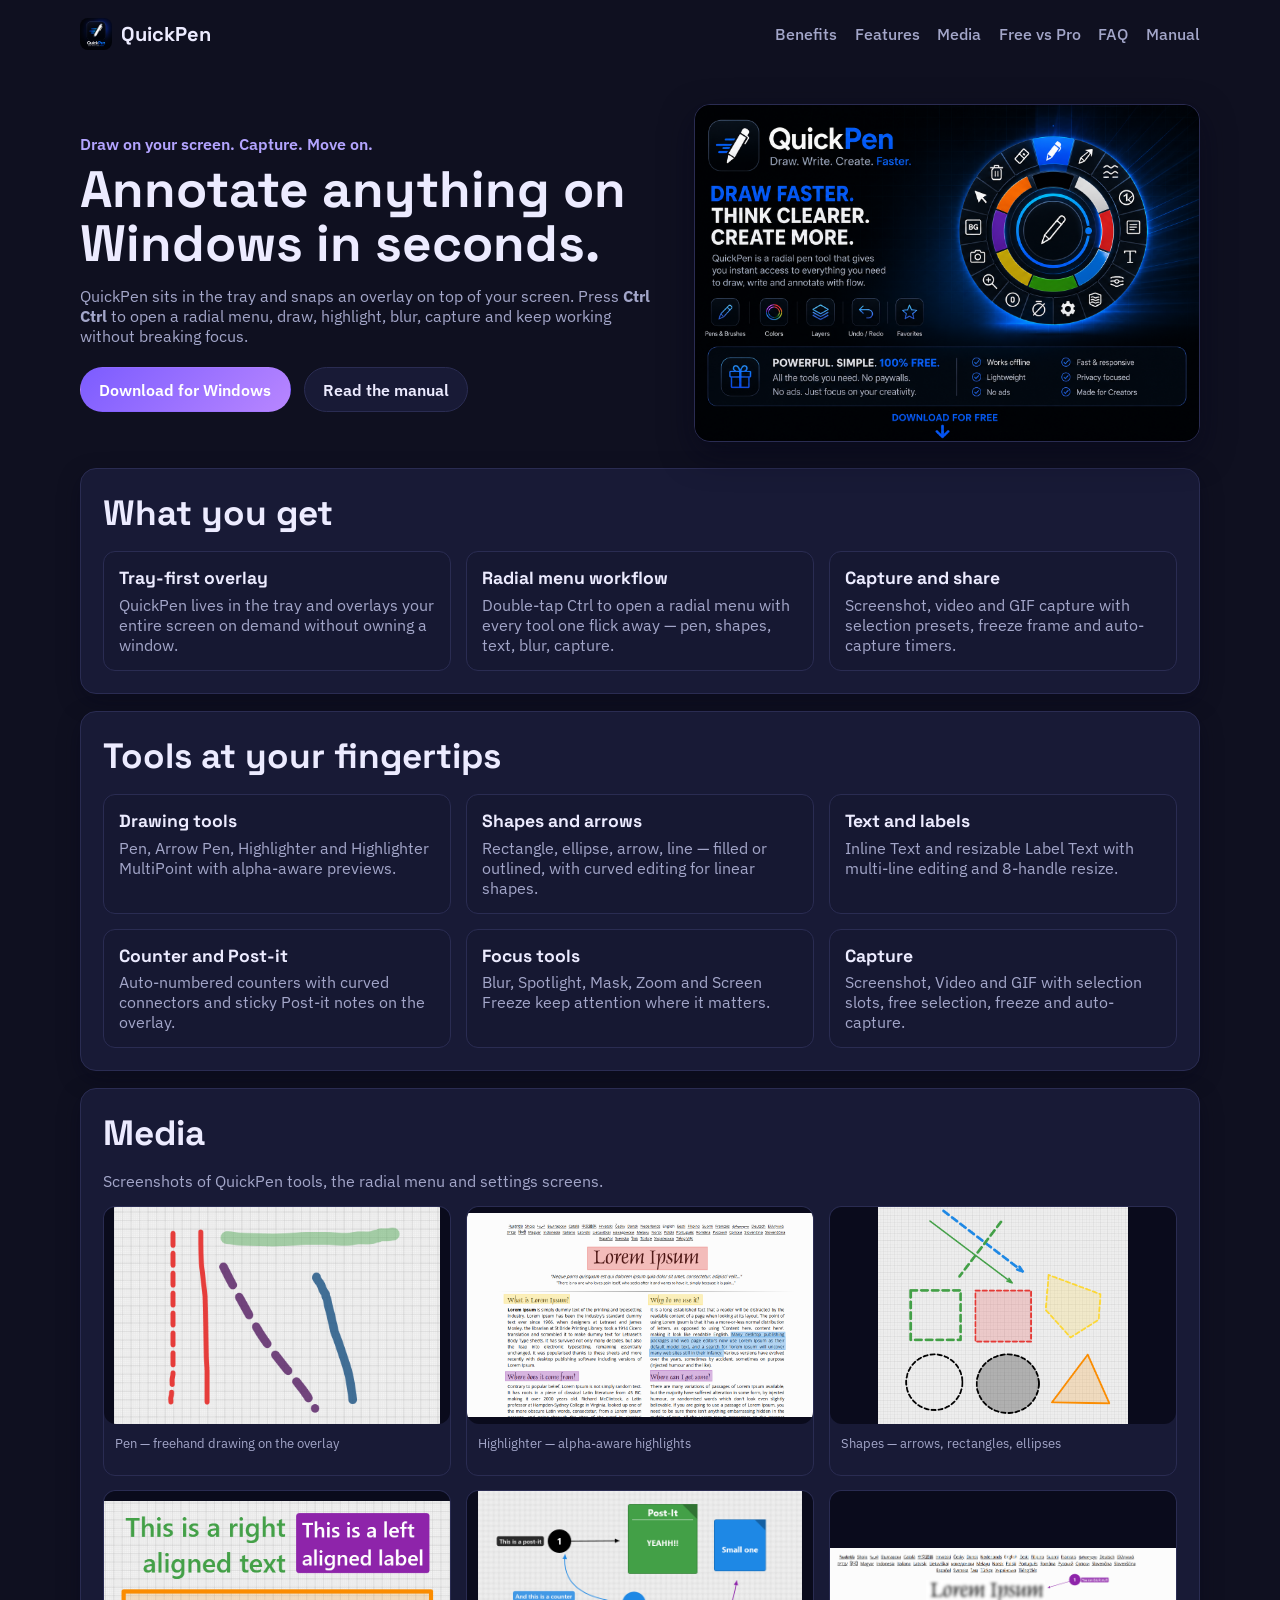
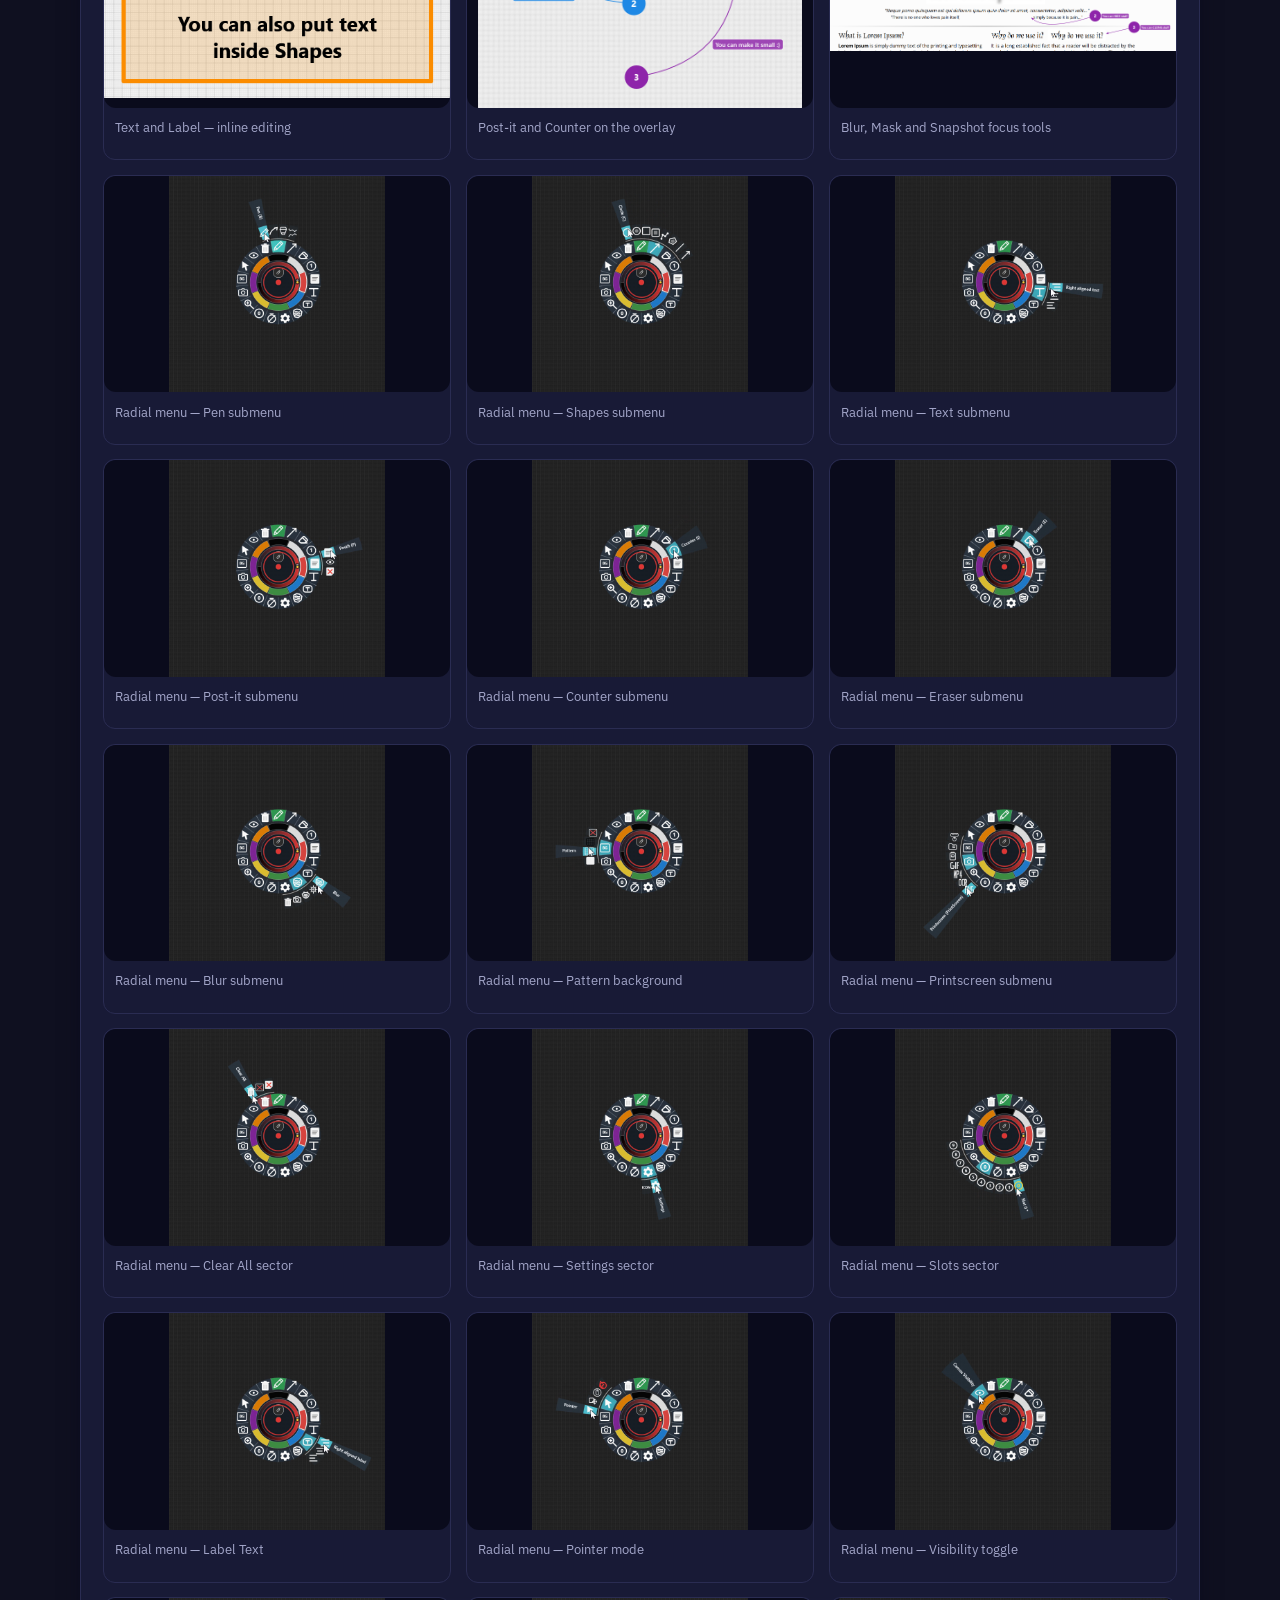
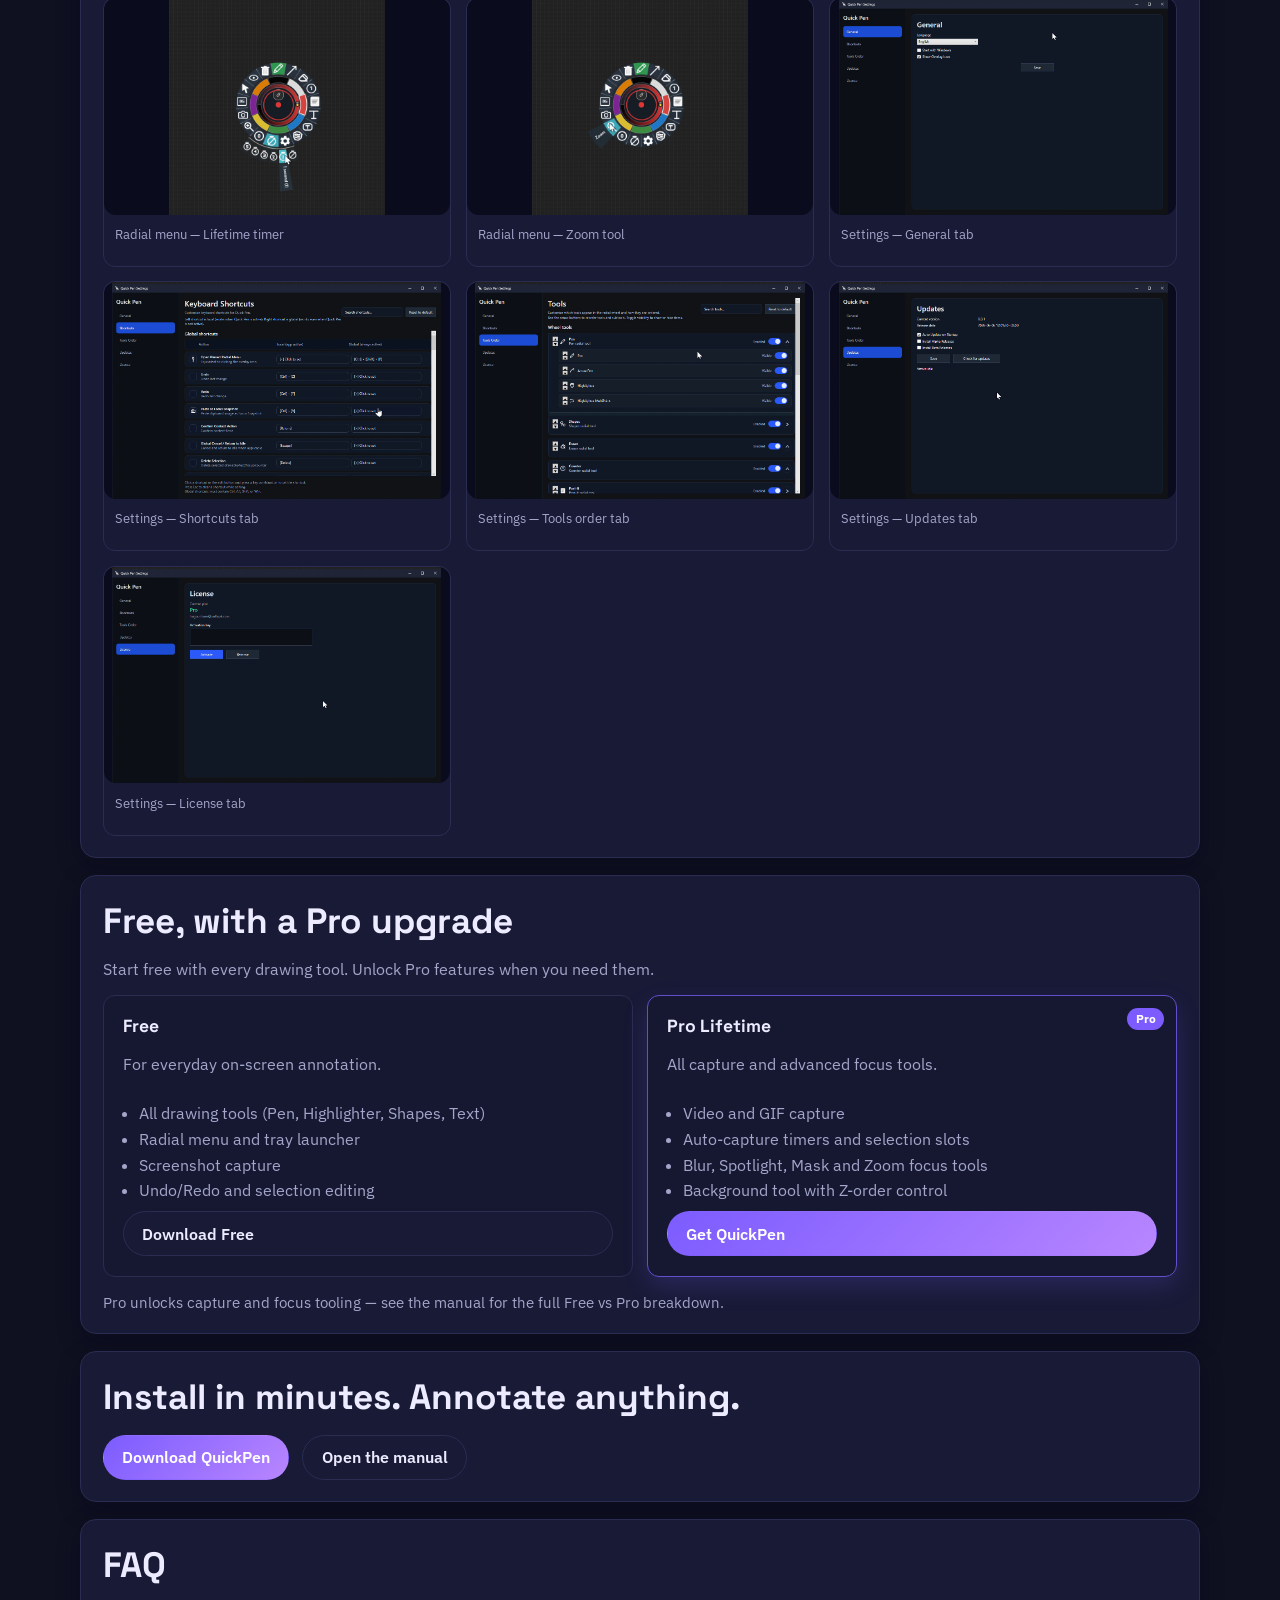
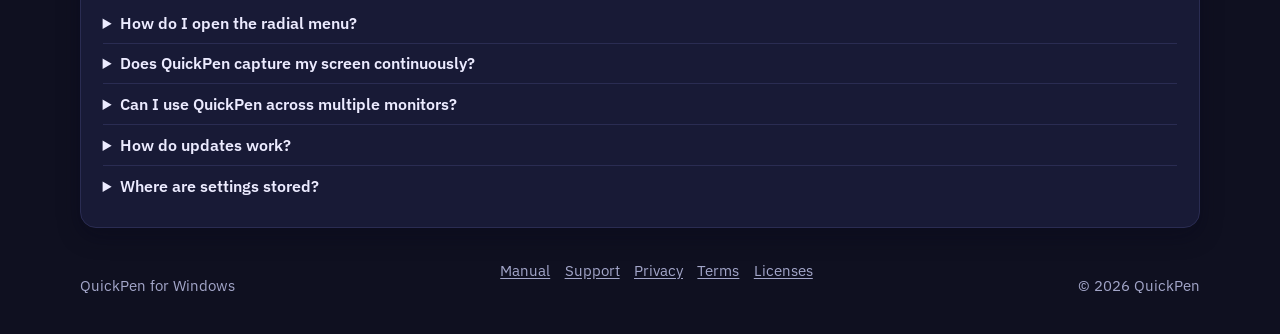
<file: index.html>
<!doctype html>
<html lang="en">
<head>
  <meta charset="UTF-8">
  <meta name="viewport" content="width=device-width, initial-scale=1.0">
  <title>QuickPen | On-screen drawing and annotation for Windows</title>
  <meta name="description" content="QuickPen is a lightweight Windows overlay app for drawing, highlighting, annotating, and capturing the screen with a radial menu and tray-first workflow.">
  <link rel="preconnect" href="https://fonts.googleapis.com">
  <link rel="preconnect" href="https://fonts.gstatic.com" crossorigin>
  <link href="https://fonts.googleapis.com/css2?family=Space+Grotesk:wght@500;700&family=IBM+Plex+Sans:wght@400;500;600&display=swap" rel="stylesheet">
  <link rel="icon" type="image/svg+xml" href="assets/favicon/favicon.svg">
  <link rel="stylesheet" href="assets/styles/main.css">
</head>
<body>
  <header class="topbar container">
    <a class="brand" href="#top">
      <img class="brand-icon" src="assets/images/main_icon.png" alt="">
      <span>QuickPen</span>
    </a>
    <div class="topbar-right">
      <nav>
        <a href="#benefits">Benefits</a>
        <a href="#features">Features</a>
        <a href="#media">Media</a>
        <a href="#plans">Free vs Pro</a>
        <a href="#faq">FAQ</a>
        <a href="manual.html">Manual</a>
      </nav>
    </div>
  </header>

  <main id="top">
    <section class="hero container">
      <div class="hero-copy">
        <p class="eyebrow">Draw on your screen. Capture. Move on.</p>
        <h1>Annotate anything on Windows in seconds.</h1>
        <p class="sub">QuickPen sits in the tray and snaps an overlay on top of your screen. Press <strong>Ctrl Ctrl</strong> to open a radial menu, draw, highlight, blur, capture and keep working without breaking focus.</p>
        <div class="cta-row">
          <a class="btn btn-primary" href="https://github.com/hugouchoasborges/quick-pen-releases/releases/latest/download/QuickPen-Setup.zip" data-latest-download>Download for Windows</a>
          <a class="btn btn-secondary" href="manual.html">Read the manual</a>
        </div>
      </div>
      <div class="hero-visual">
        <img class="hero-banner" src="assets/images/main_banner.png" alt="QuickPen drawing and capture overlay on a Windows desktop">
      </div>
    </section>

    <section id="benefits" class="benefits container">
      <h2>What you get</h2>
      <div class="grid-3">
        <article>
          <h3>Tray-first overlay</h3>
          <p>QuickPen lives in the tray and overlays your entire screen on demand without owning a window.</p>
        </article>
        <article>
          <h3>Radial menu workflow</h3>
          <p>Double-tap Ctrl to open a radial menu with every tool one flick away — pen, shapes, text, blur, capture.</p>
        </article>
        <article>
          <h3>Capture and share</h3>
          <p>Screenshot, video and GIF capture with selection presets, freeze frame and auto-capture timers.</p>
        </article>
      </div>
    </section>

    <section id="features" class="features container">
      <h2>Tools at your fingertips</h2>
      <div class="grid-3">
        <article>
          <h3>Drawing tools</h3>
          <p>Pen, Arrow Pen, Highlighter and Highlighter MultiPoint with alpha-aware previews.</p>
        </article>
        <article>
          <h3>Shapes and arrows</h3>
          <p>Rectangle, ellipse, arrow, line — filled or outlined, with curved editing for linear shapes.</p>
        </article>
        <article>
          <h3>Text and labels</h3>
          <p>Inline Text and resizable Label Text with multi-line editing and 8-handle resize.</p>
        </article>
        <article>
          <h3>Counter and Post-it</h3>
          <p>Auto-numbered counters with curved connectors and sticky Post-it notes on the overlay.</p>
        </article>
        <article>
          <h3>Focus tools</h3>
          <p>Blur, Spotlight, Mask, Zoom and Screen Freeze keep attention where it matters.</p>
        </article>
        <article>
          <h3>Capture</h3>
          <p>Screenshot, Video and GIF with selection slots, free selection, freeze and auto-capture.</p>
        </article>
      </div>
    </section>

    <section id="media" class="media container">
      <h2>Media</h2>
      <p>Screenshots of QuickPen tools, the radial menu and settings screens.</p>
      <div class="media-gallery-grid" data-media-grid></div>
      <div class="media-lightbox" data-media-lightbox hidden>
        <button class="media-lightbox-close" data-media-close type="button">Close</button>
        <button class="media-lightbox-nav media-lightbox-prev" data-media-prev type="button">Prev</button>
        <div class="media-lightbox-content" data-media-viewer></div>
        <button class="media-lightbox-nav media-lightbox-next" data-media-next type="button">Next</button>
      </div>
    </section>

    <section id="plans" class="plans container">
      <h2>Free, with a Pro upgrade</h2>
      <p class="plans-sub">Start free with every drawing tool. Unlock Pro features when you need them.</p>
      <div class="pricing-grid">
        <article class="pricing-card">
          <h3>Free</h3>
          <p class="pricing-desc">For everyday on-screen annotation.</p>
          <ul class="pricing-list">
            <li>All drawing tools (Pen, Highlighter, Shapes, Text)</li>
            <li>Radial menu and tray launcher</li>
            <li>Screenshot capture</li>
            <li>Undo/Redo and selection editing</li>
          </ul>
          <a class="btn btn-secondary" href="https://github.com/hugouchoasborges/quick-pen-releases/releases/latest/download/QuickPen-Setup.zip" data-latest-download>Download Free</a>
        </article>
        <article class="pricing-card pricing-card-featured">
          <span class="plan-badge">Pro</span>
          <h3>Pro Lifetime</h3>
          <p class="pricing-desc">All capture and advanced focus tools.</p>
          <ul class="pricing-list">
            <li>Video and GIF capture</li>
            <li>Auto-capture timers and selection slots</li>
            <li>Blur, Spotlight, Mask and Zoom focus tools</li>
            <li>Background tool with Z-order control</li>
          </ul>
          <a class="btn btn-primary" href="https://quicklabs.gumroad.com/l/quick-pen-pro" target="_blank" rel="noreferrer">Get QuickPen</a>
        </article>
      </div>
      <p class="plans-note">Pro unlocks capture and focus tooling — see the manual for the full Free vs Pro breakdown.</p>
    </section>

    <section class="cta container">
      <h2>Install in minutes. Annotate anything.</h2>
      <div class="cta-row">
        <a class="btn btn-primary" href="https://github.com/hugouchoasborges/quick-pen-releases/releases/latest/download/QuickPen-Setup.zip" data-latest-download>Download QuickPen</a>
        <a class="btn btn-secondary" href="manual.html">Open the manual</a>
      </div>
    </section>

    <section id="faq" class="faq container">
      <h2>FAQ</h2>
      <details><summary>How do I open the radial menu?</summary><p>Press <code>Ctrl</code> twice — on the second press, hold for a brief moment. The radial menu opens at the cursor with every tool reachable in one flick.</p></details>
      <details><summary>Does QuickPen capture my screen continuously?</summary><p>No. Capture only happens when you explicitly start a screenshot, video or GIF session. QuickPen does not collect data in the background.</p></details>
      <details><summary>Can I use QuickPen across multiple monitors?</summary><p>Yes. The overlay, side launcher and capture selection are monitor-aware, with per-monitor position memory and DPI-aware sizing.</p></details>
      <details><summary>How do updates work?</summary><p>QuickPen checks the release manifest from <code>quick-pen-releases</code> and offers to download and install the latest version.</p></details>
      <details><summary>Where are settings stored?</summary><p>User preferences are stored locally per Windows user. Nothing is uploaded.</p></details>
    </section>
  </main>

  <footer class="container footer">
    <p>QuickPen for Windows</p>
    <nav class="footer-links" aria-label="Institutional links">
      <a href="manual.html">Manual</a>
      <a href="support.html">Support</a>
      <a href="privacy.html">Privacy</a>
      <a href="terms.html">Terms</a>
      <a href="third-party.html">Licenses</a>
    </nav>
    <p>&copy; <span id="year"></span> QuickPen</p>
  </footer>

  <script src="assets/scripts/main.js"></script>
</body>
</html>
</file>
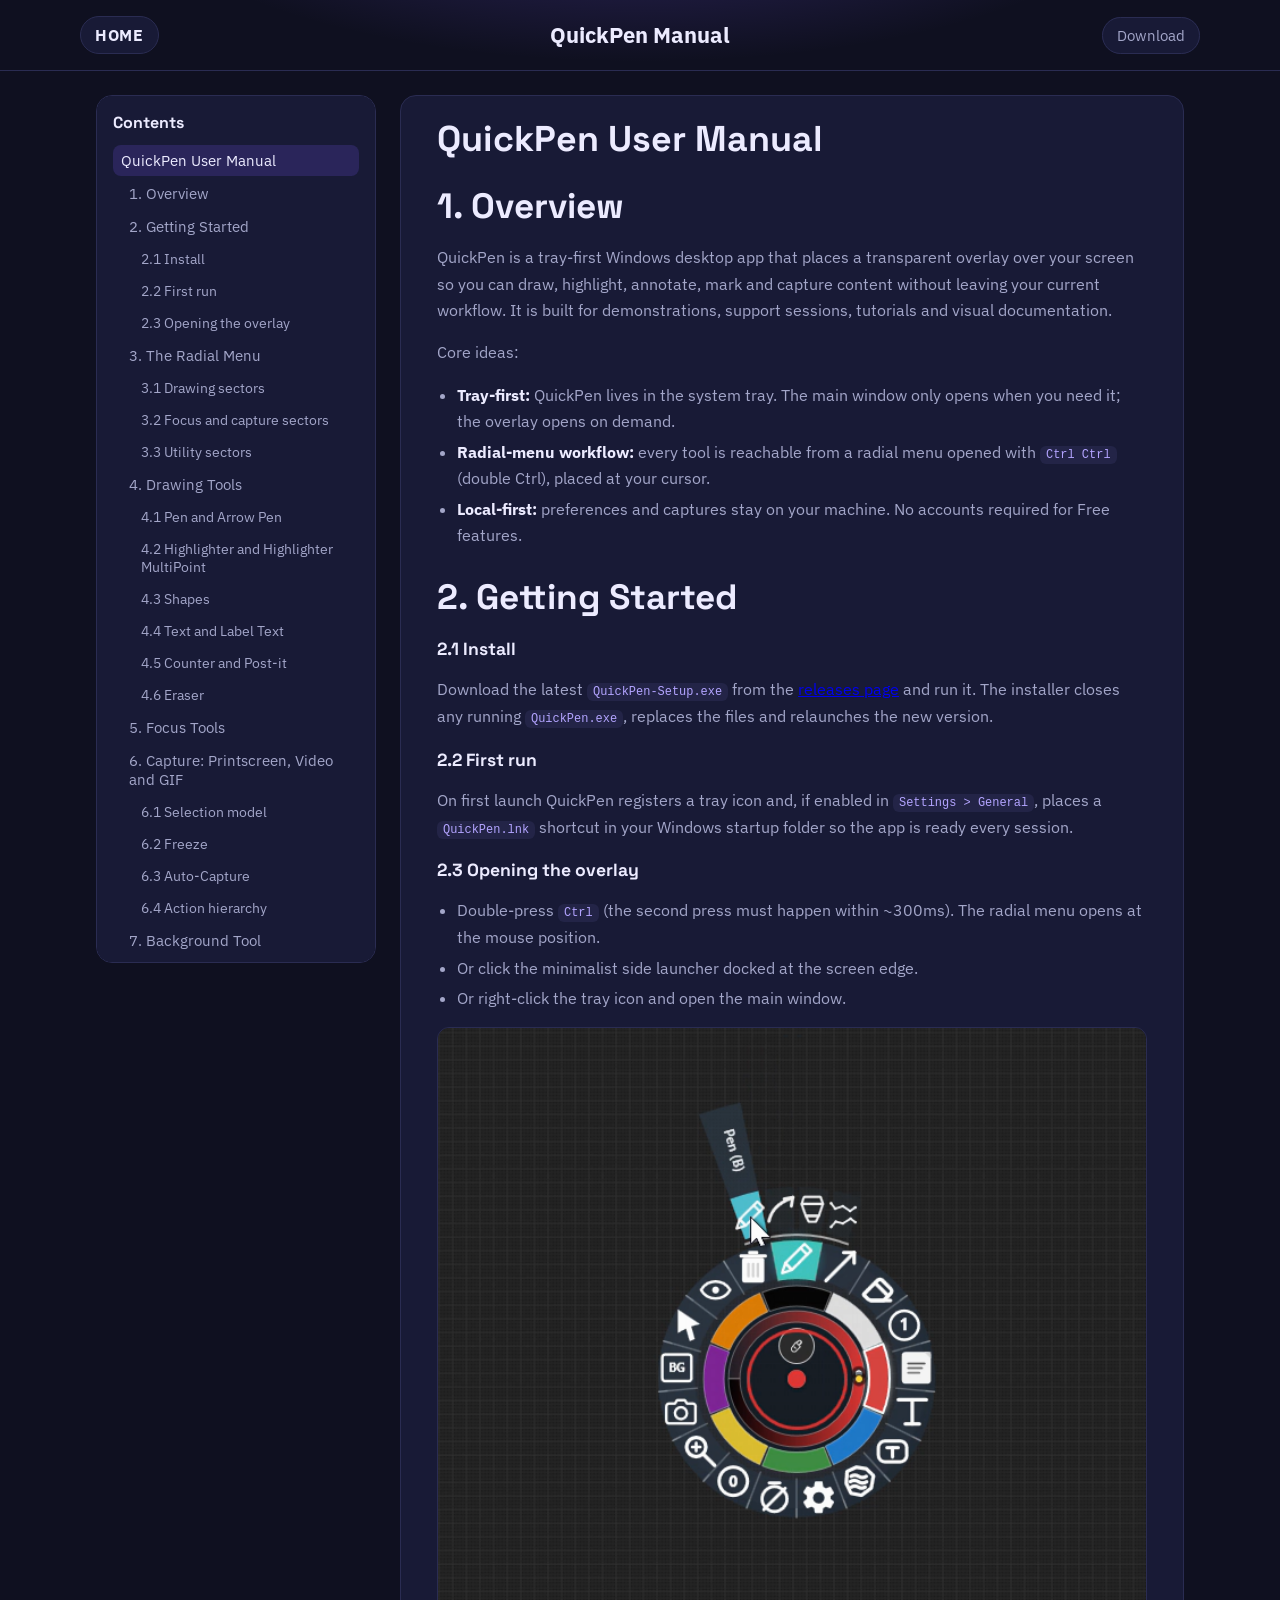
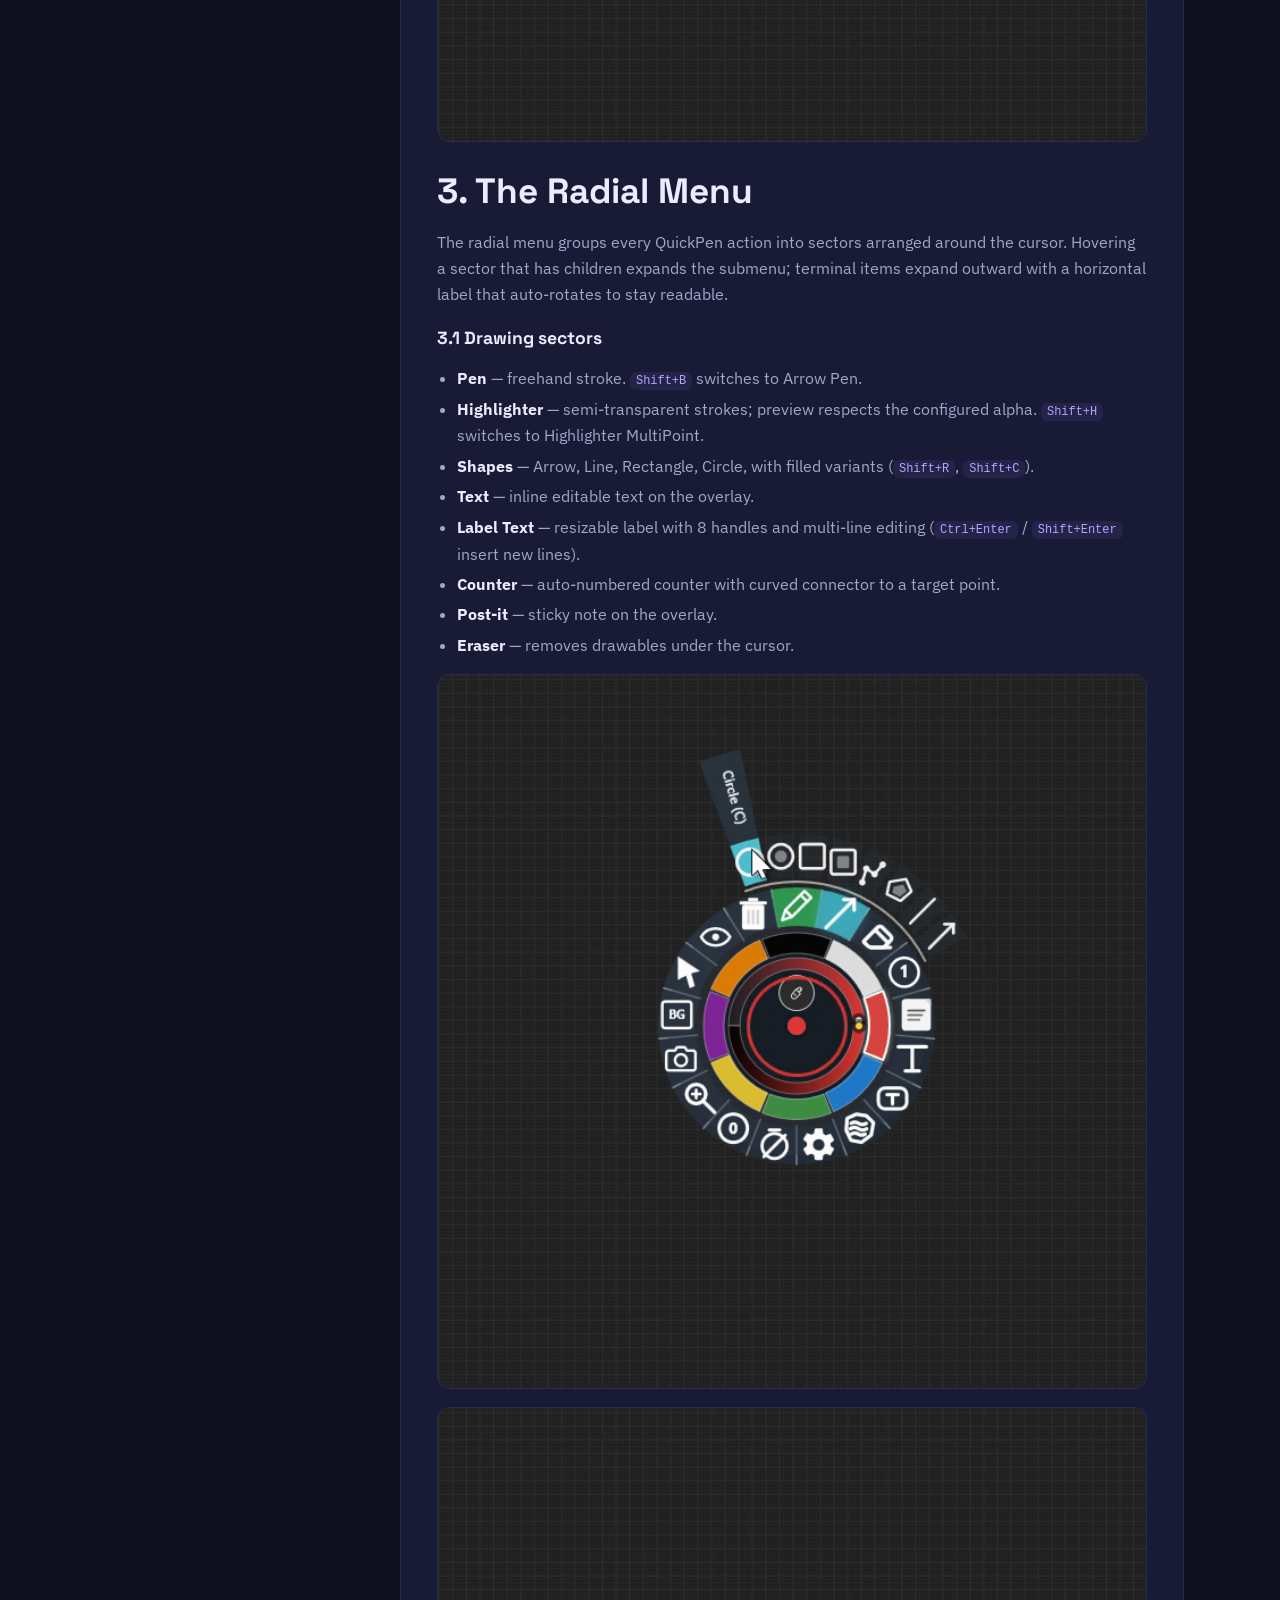
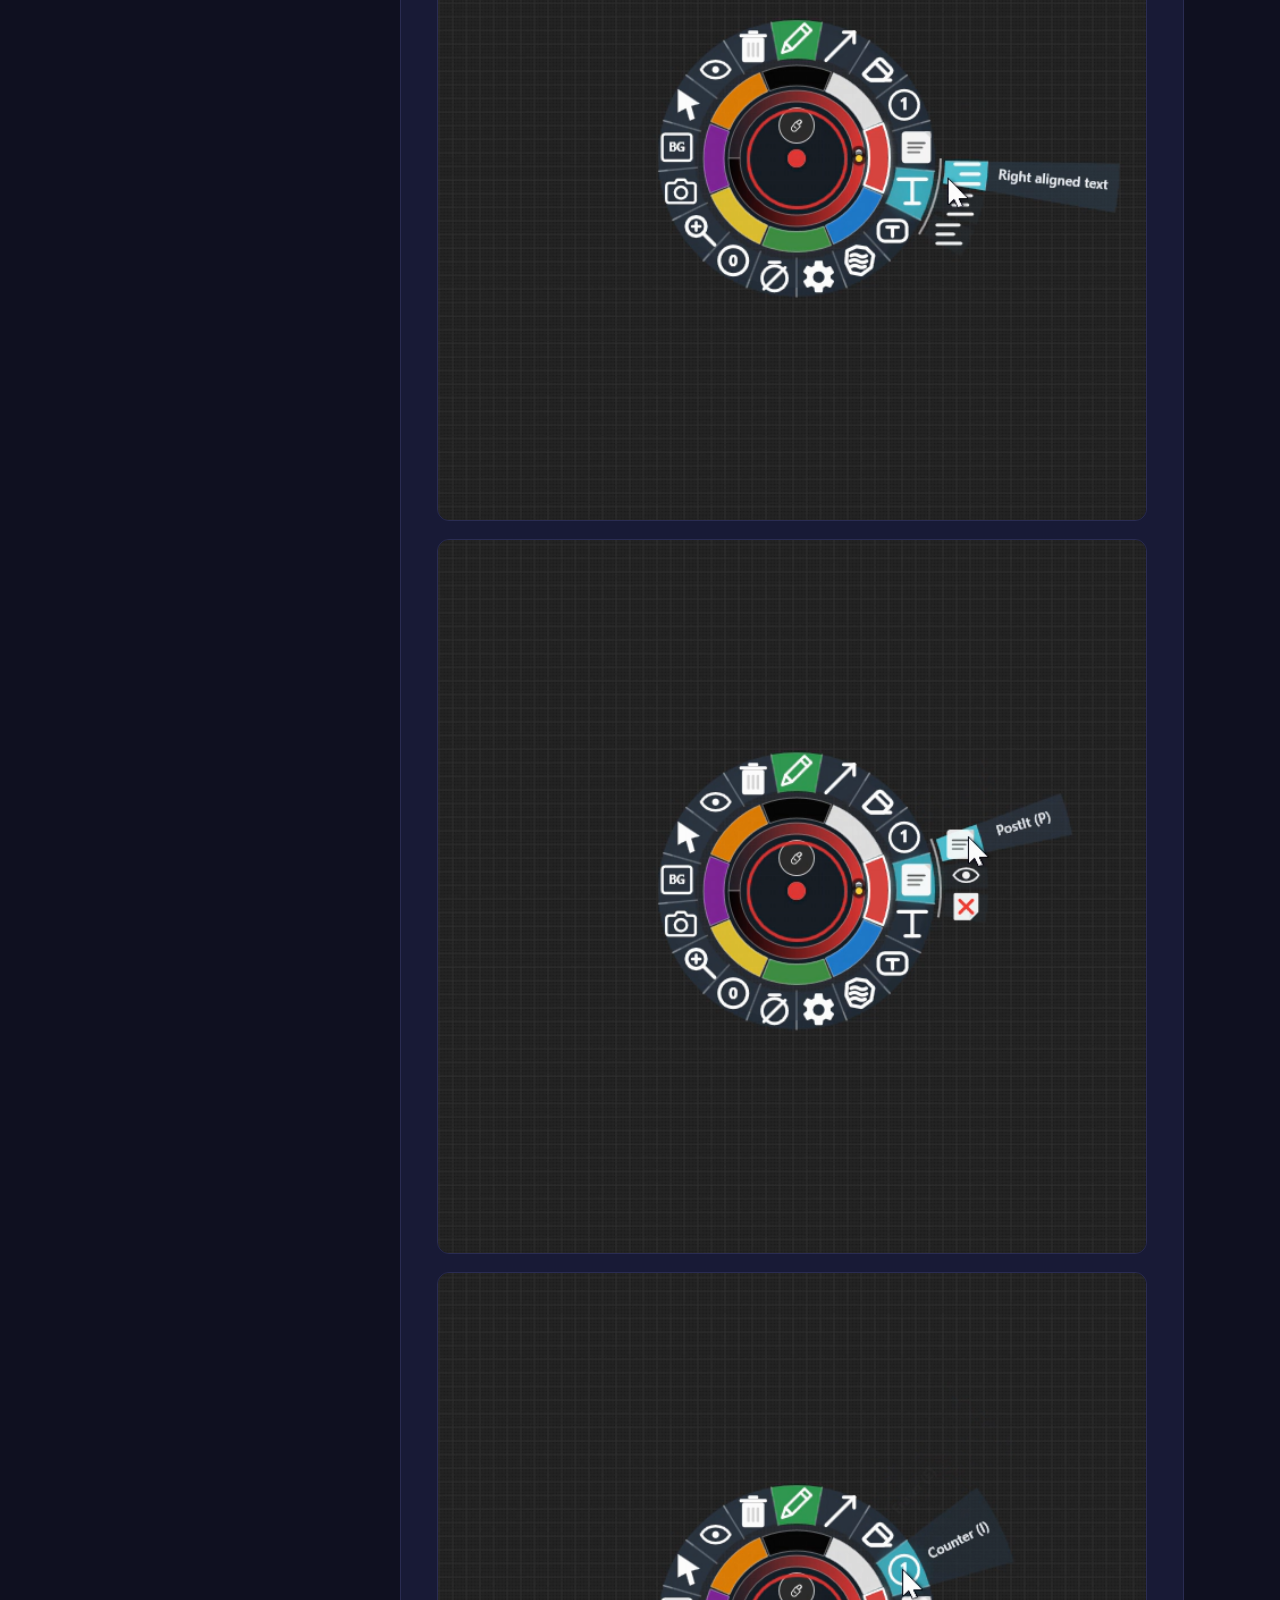
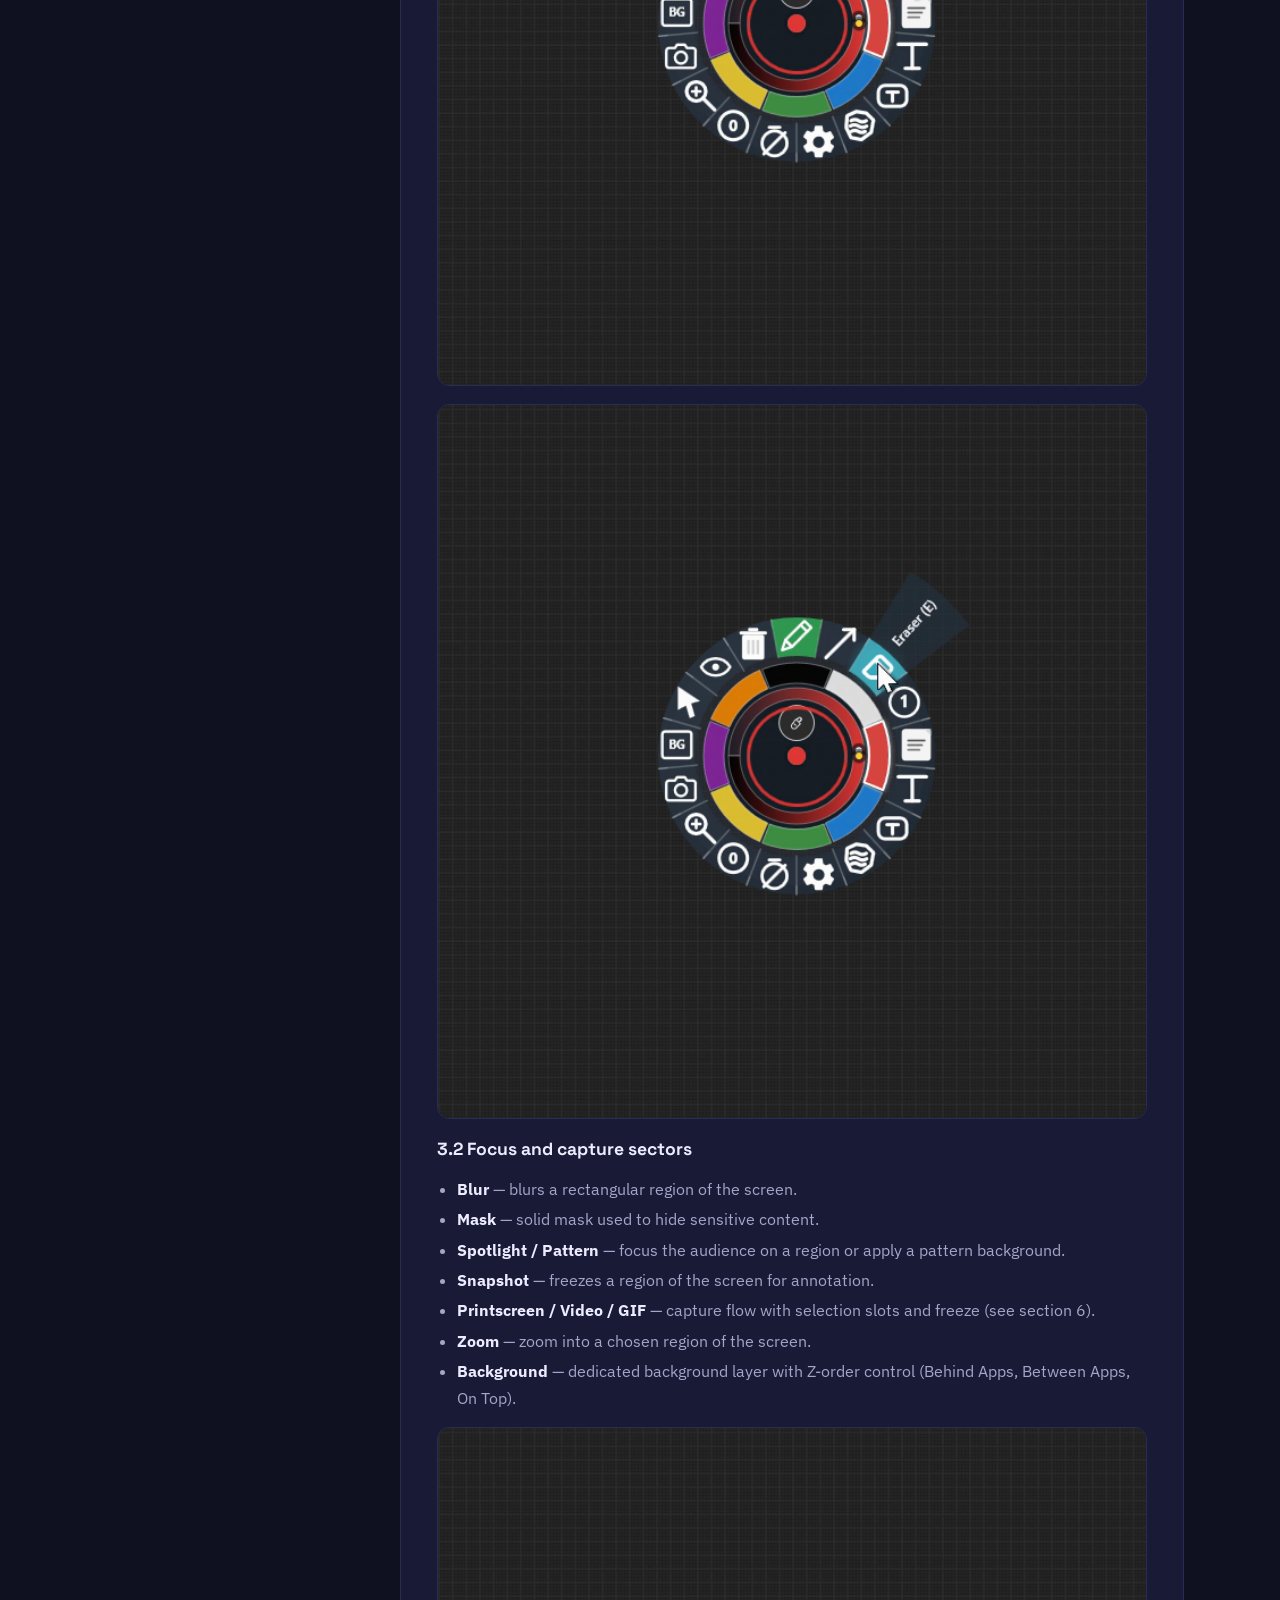
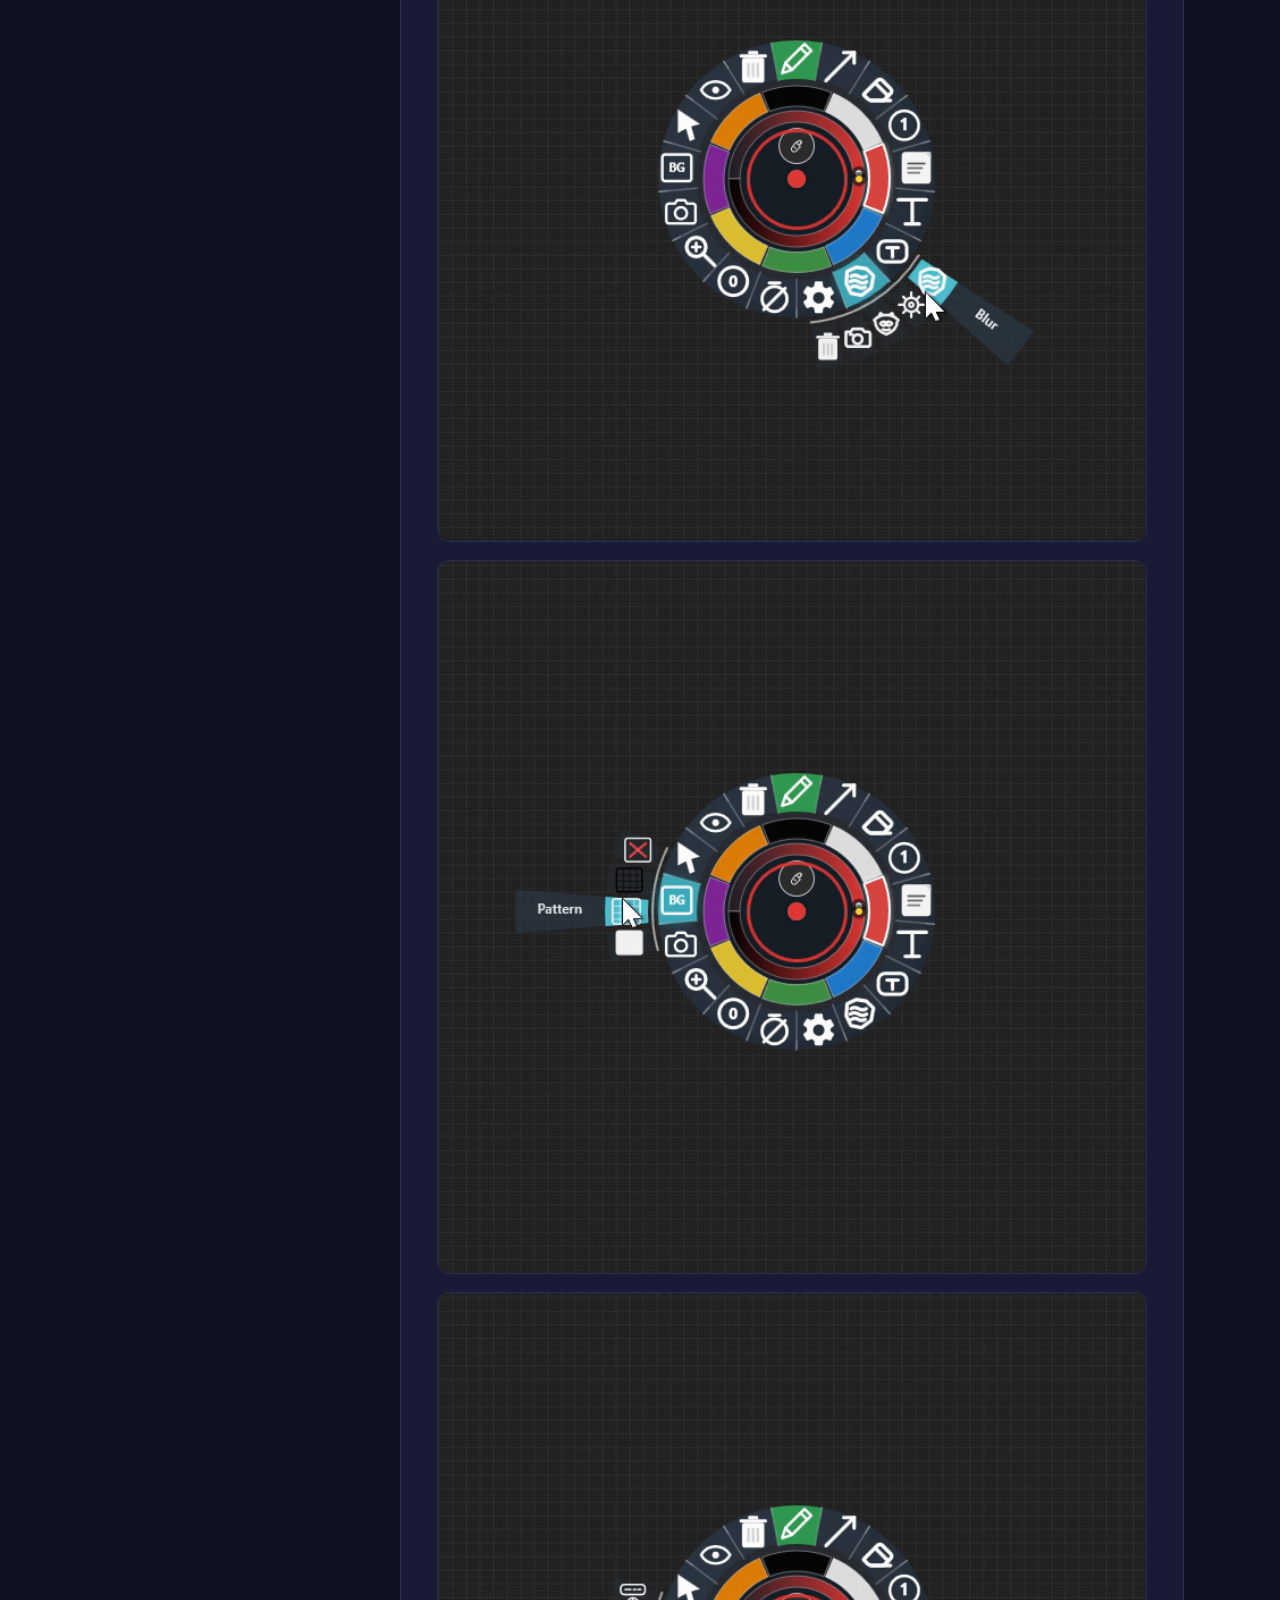
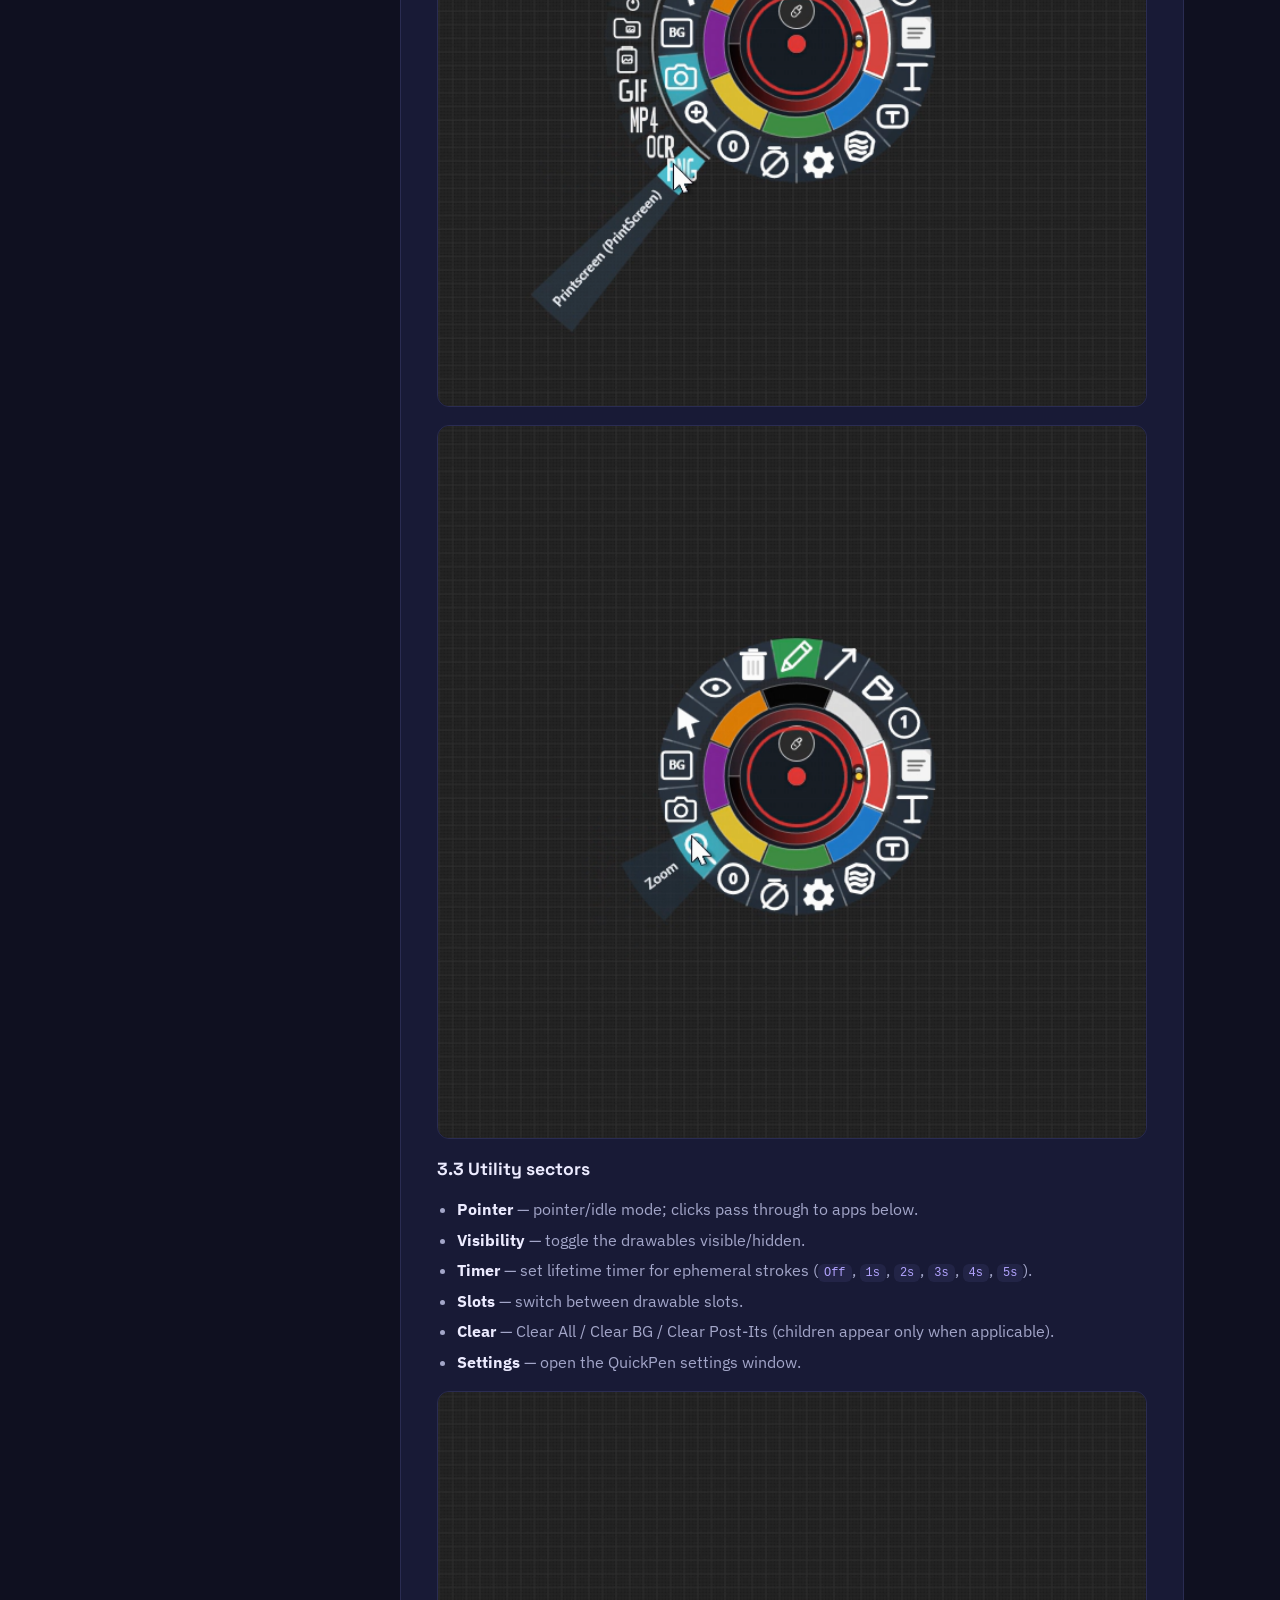
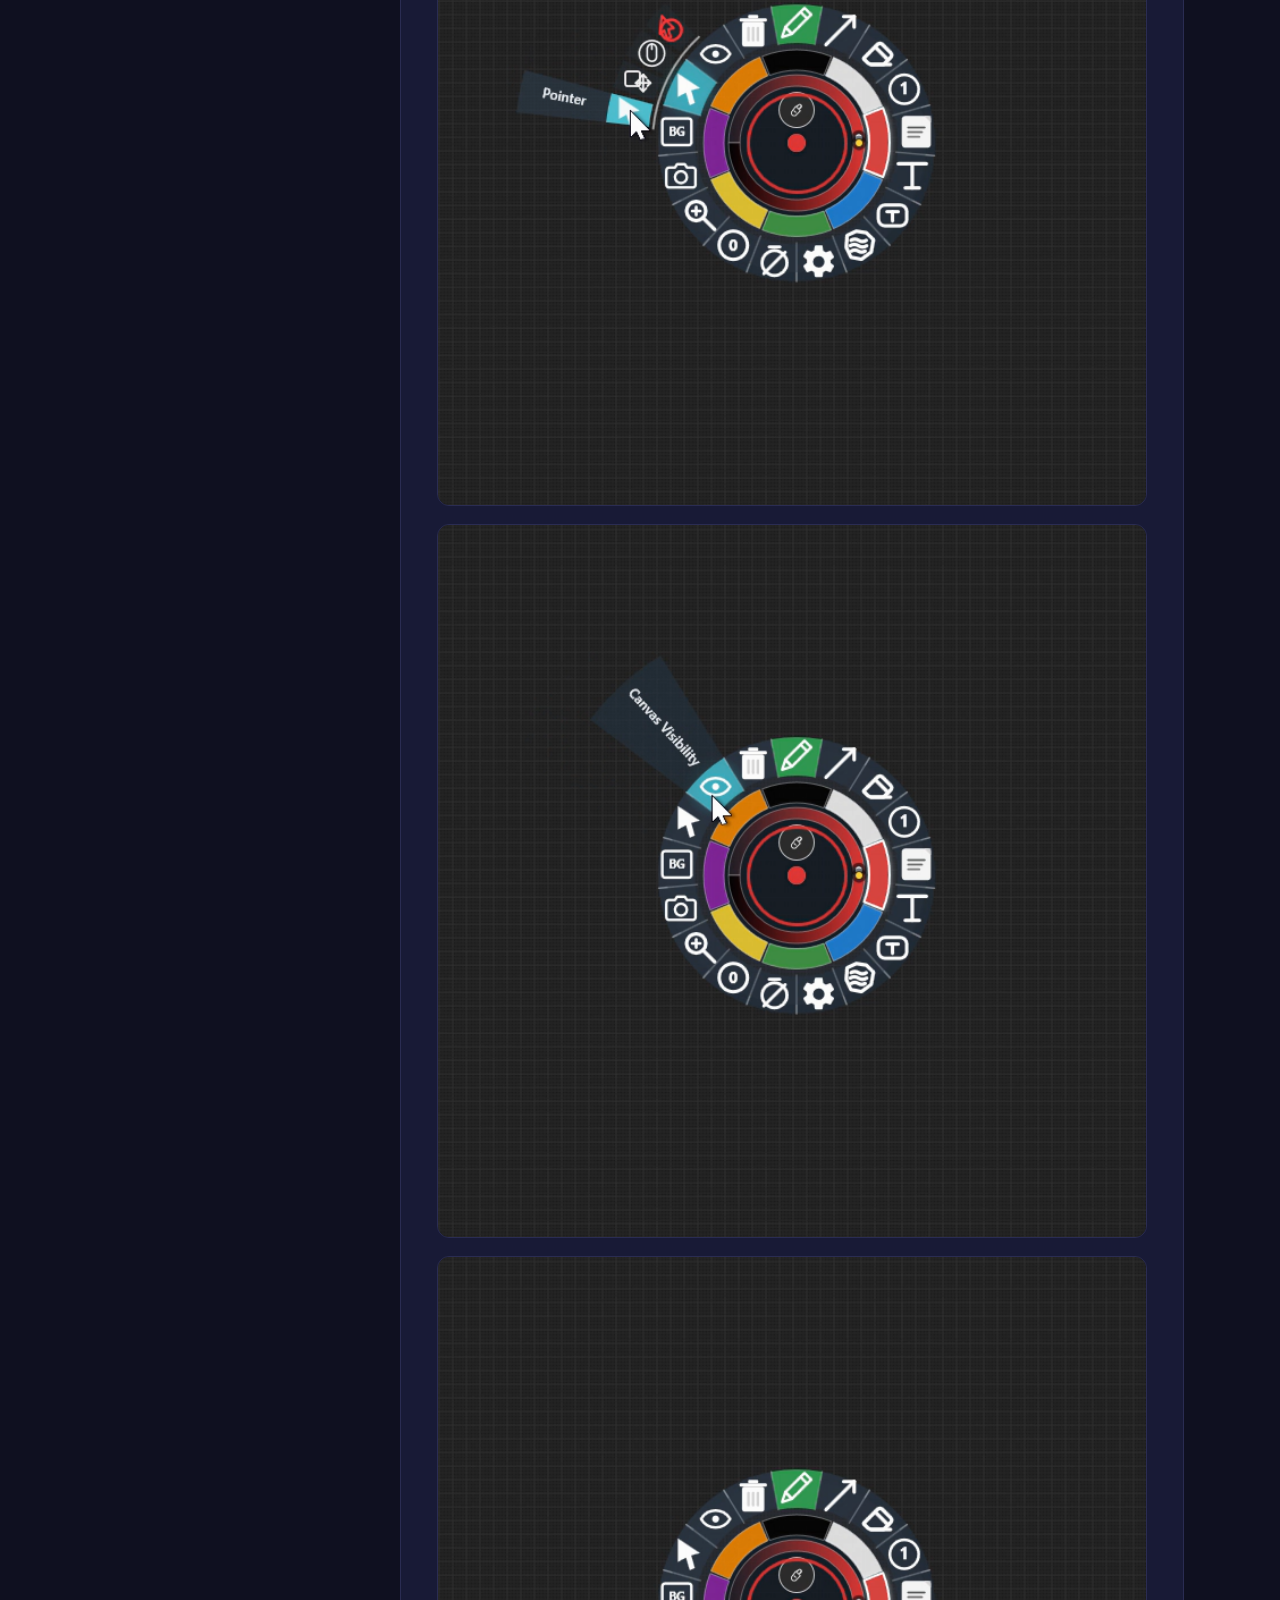
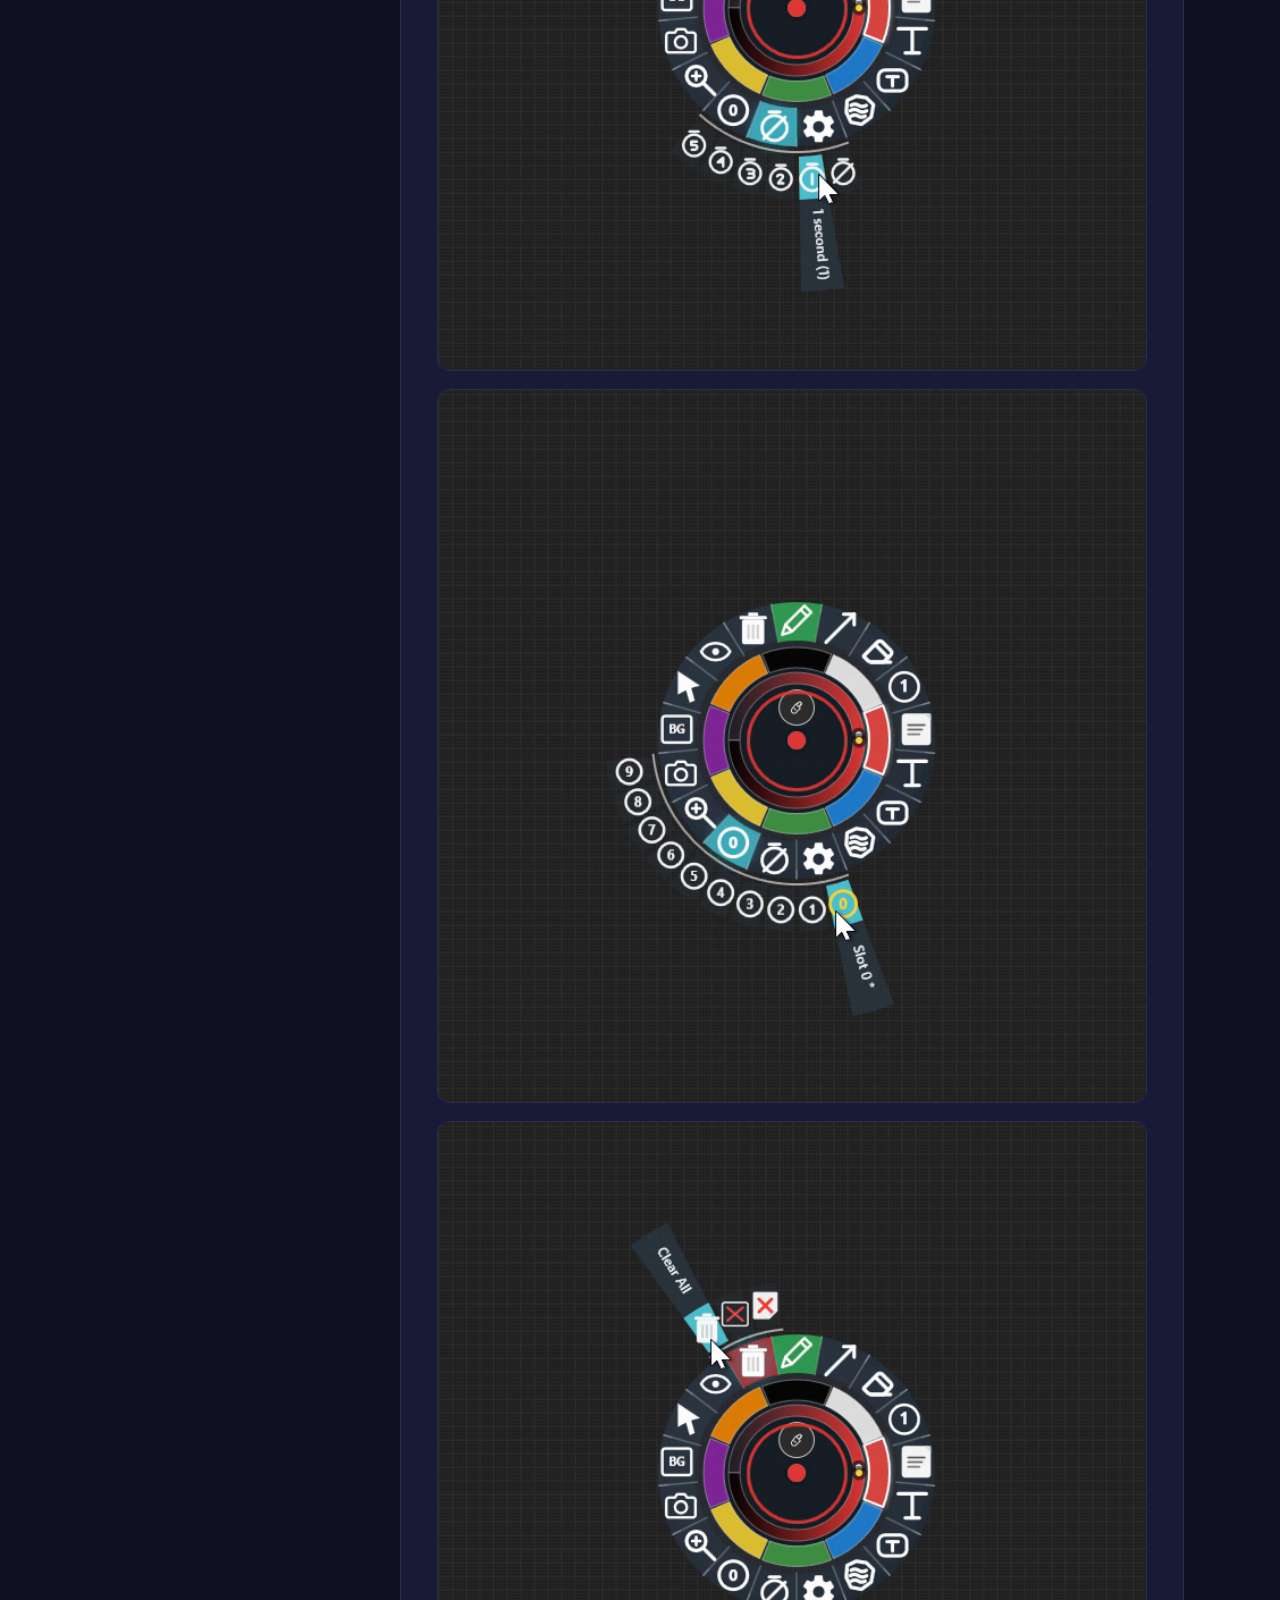
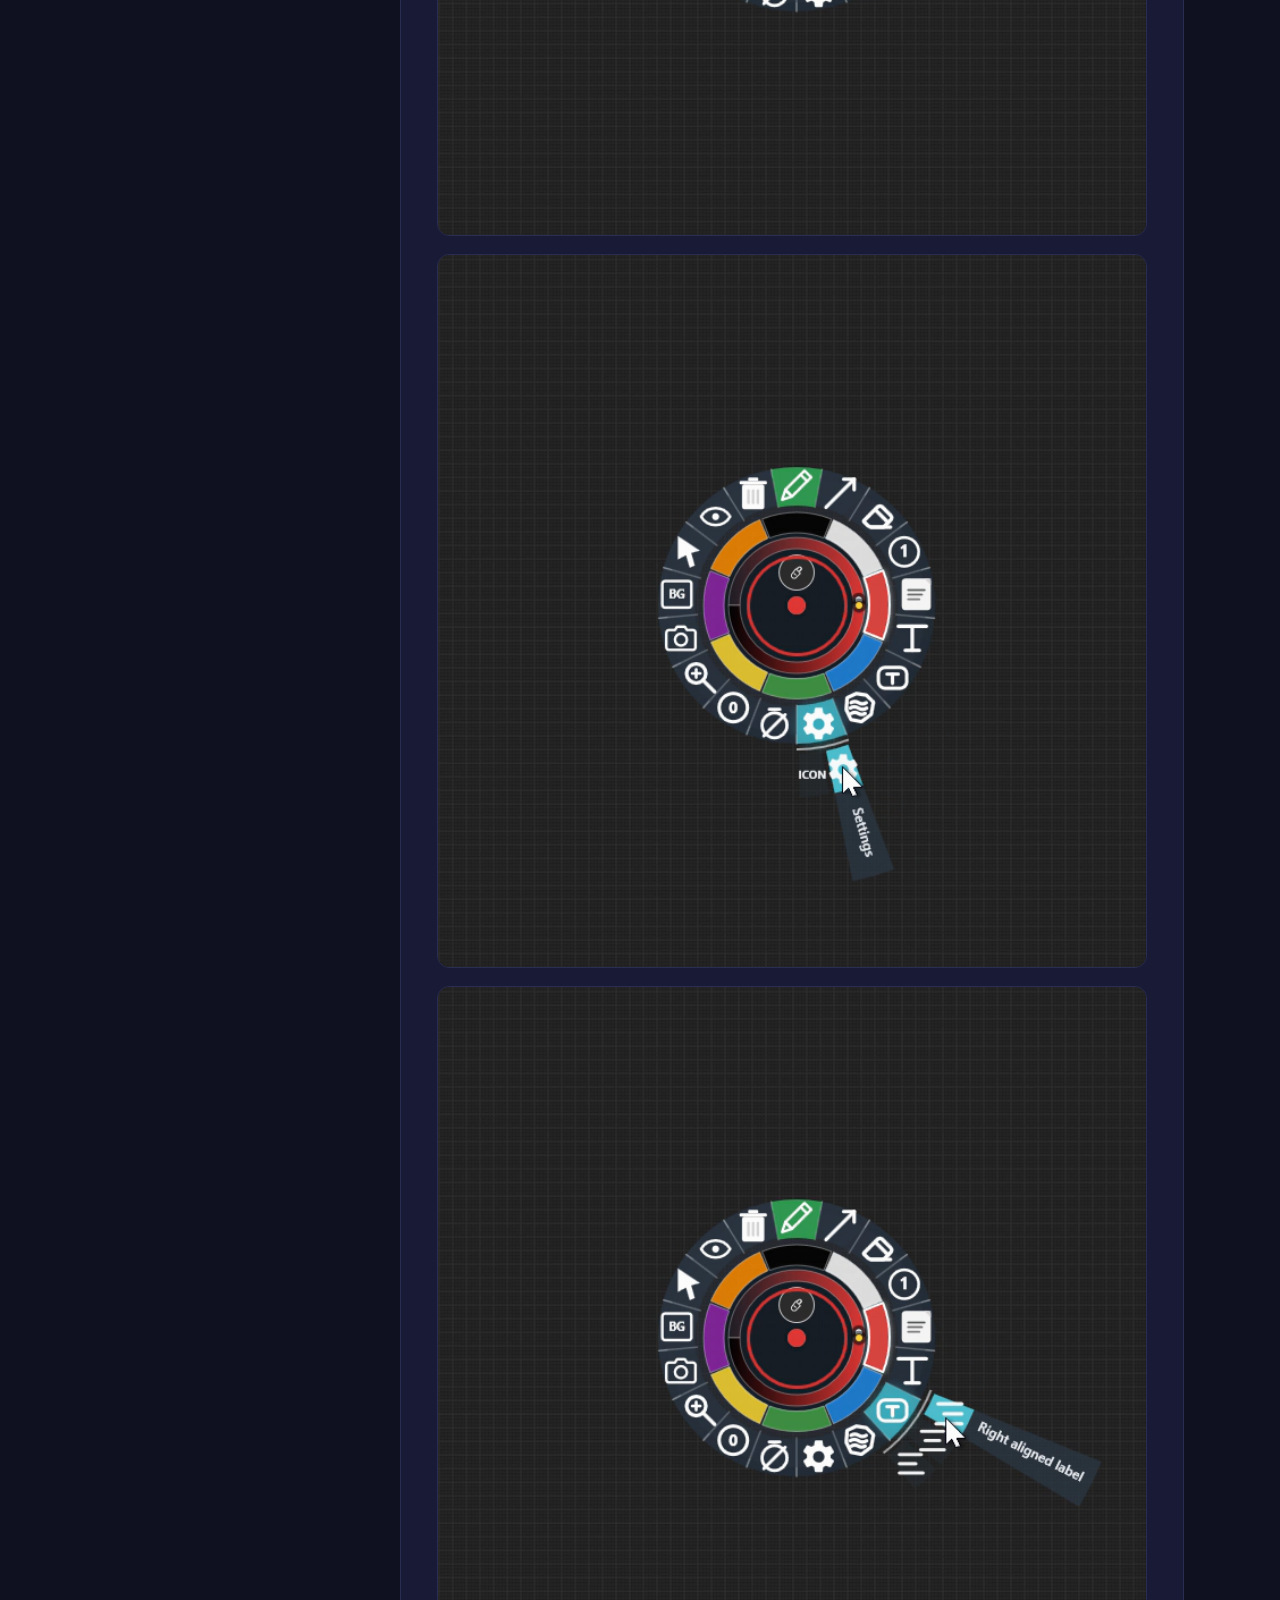
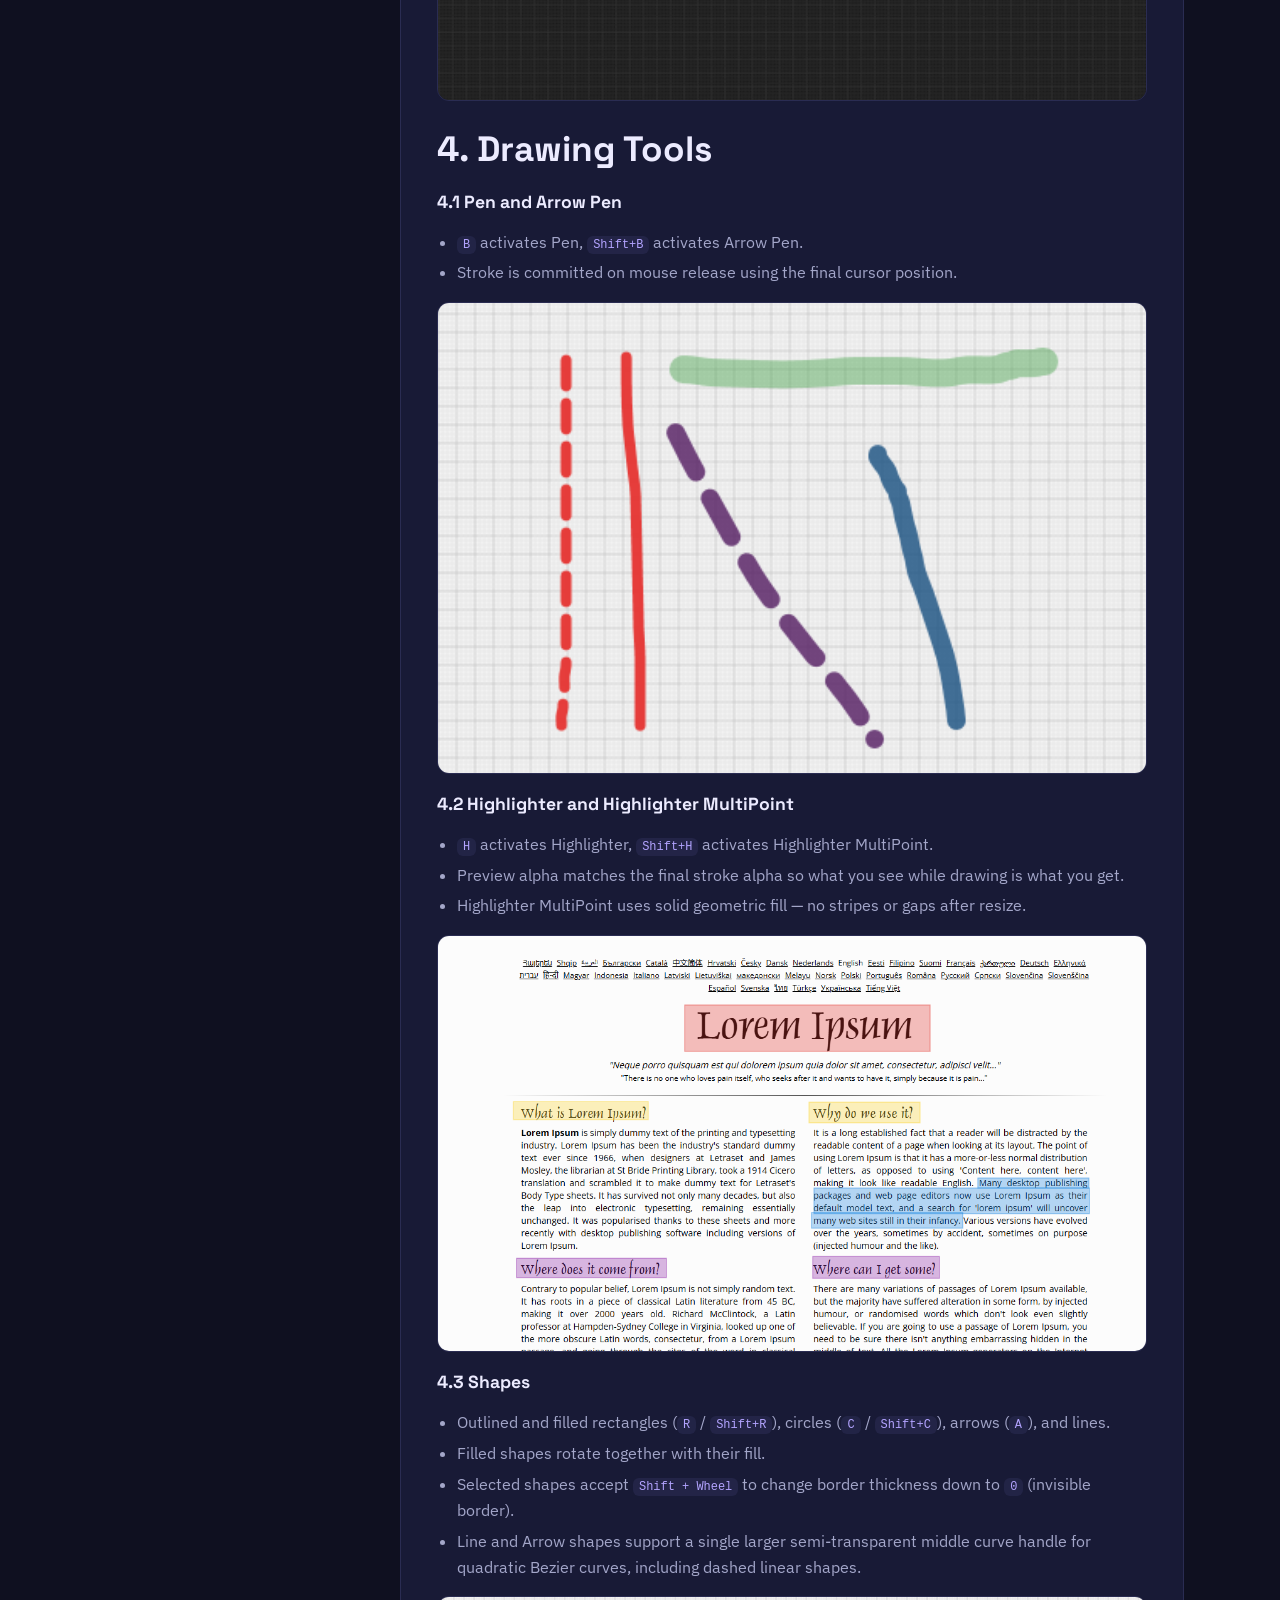
<file: manual.html>
<!doctype html>
<html lang="en">
<head>
  <meta charset="UTF-8">
  <meta name="viewport" content="width=device-width, initial-scale=1.0">
  <title>QuickPen Manual</title>
  <link rel="icon" type="image/svg+xml" href="assets/favicon/favicon.svg">
  <link rel="preconnect" href="https://fonts.googleapis.com">
  <link rel="preconnect" href="https://fonts.gstatic.com" crossorigin>
  <link href="https://fonts.googleapis.com/css2?family=Space+Grotesk:wght@500;700&family=IBM+Plex+Sans:wght@400;500;600&display=swap" rel="stylesheet">
  <link rel="stylesheet" href="assets/styles/main.css">
  <link rel="stylesheet" href="assets/styles/manual.css">
</head>
<body>
  <header class="manual-header">
    <div class="container manual-header-row">
      <a class="manual-home-btn" href="index.html">HOME</a>
      <div class="manual-title">QuickPen Manual</div>
      <div class="manual-actions">
        <a href="https://github.com/hugouchoasborges/quick-pen-releases/releases/latest/download/QuickPen-Setup.exe" data-latest-download>Download</a>
      </div>
    </div>
  </header>

  <main class="manual-layout container">
    <aside class="manual-toc" aria-label="Table of contents">
      <h2>Contents</h2>
      <nav id="manual-toc-list"></nav>
    </aside>
    <article id="manual-content" class="manual-content" aria-live="polite"></article>
  </main>

  <script src="assets/scripts/main.js"></script>
  <script src="assets/scripts/manual.js"></script>
</body>
</html>
</file>
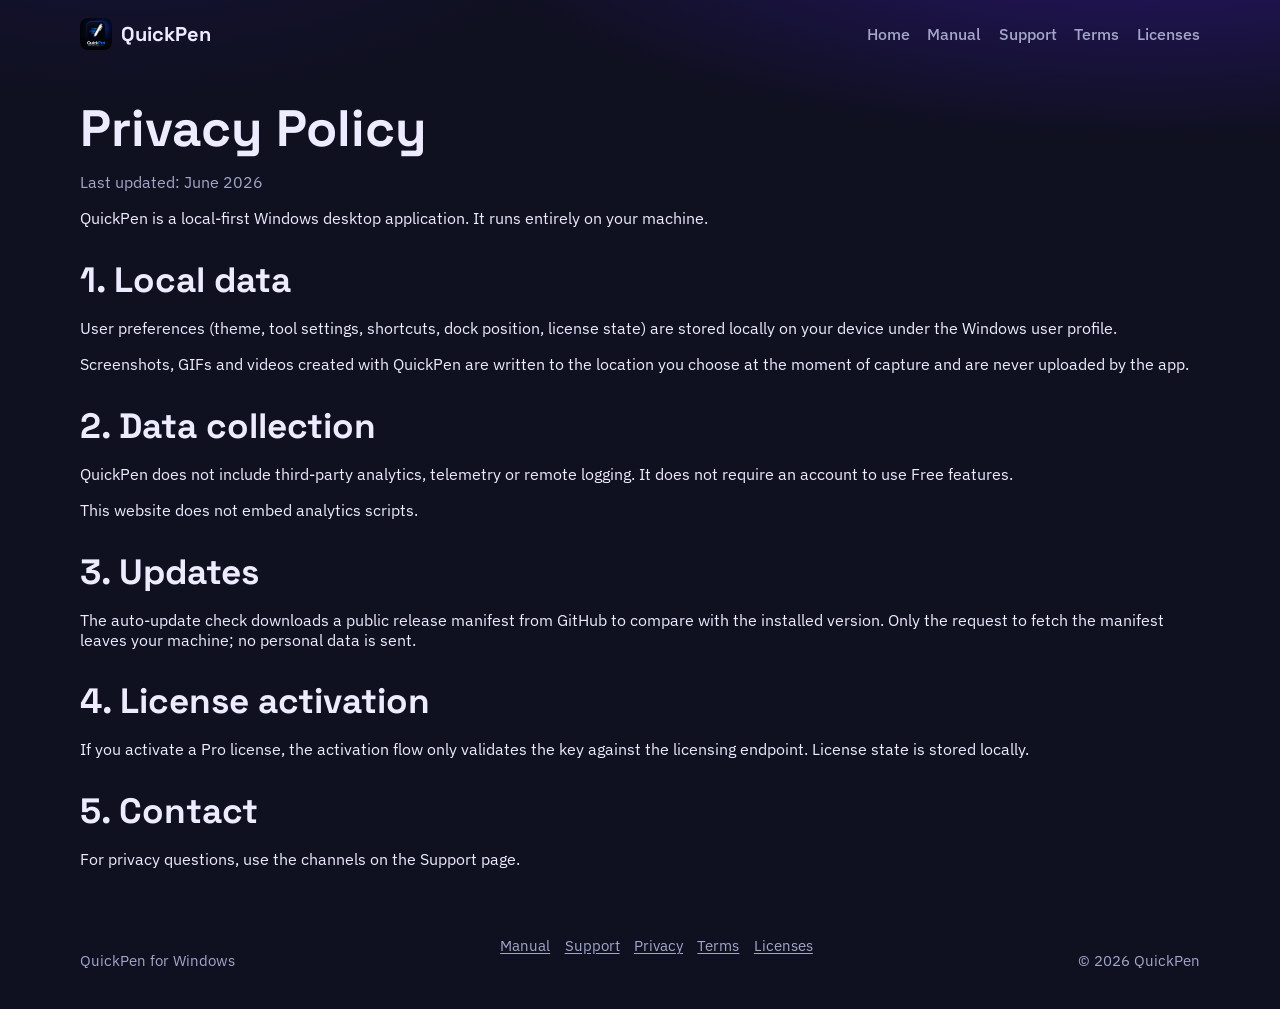
<file: privacy.html>
﻿<!doctype html>
<html lang="en">
<head>
  <meta charset="UTF-8">
  <meta name="viewport" content="width=device-width, initial-scale=1.0">
  <title>Privacy Policy â€” QuickPen</title>
  <meta name="description" content="QuickPen privacy policy.">
  <link rel="icon" type="image/svg+xml" href="assets/favicon/favicon.svg">
  <link rel="preconnect" href="https://fonts.googleapis.com">
  <link rel="preconnect" href="https://fonts.gstatic.com" crossorigin>
  <link href="https://fonts.googleapis.com/css2?family=Space+Grotesk:wght@500;700&family=IBM+Plex+Sans:wght@400;500;600&display=swap" rel="stylesheet">
  <link rel="stylesheet" href="assets/styles/main.css">
</head>
<body>
  <header class="topbar container">
    <a class="brand" href="index.html"><img class="brand-icon" src="assets/images/main_icon.png" alt=""><span>QuickPen</span></a>
    <div class="topbar-right">
      <nav>
        <a href="index.html">Home</a>
        <a href="manual.html">Manual</a>
        <a href="support.html">Support</a>
        <a href="terms.html">Terms</a>
        <a href="third-party.html">Licenses</a>
      </nav>
    </div>
  </header>

  <main class="legal-page container">
    <h1>Privacy Policy</h1>
    <p class="muted">Last updated: June 2026</p>
    <p>QuickPen is a local-first Windows desktop application. It runs entirely on your machine.</p>

    <h2>1. Local data</h2>
    <p>User preferences (theme, tool settings, shortcuts, dock position, license state) are stored locally on your device under the Windows user profile.</p>
    <p>Screenshots, GIFs and videos created with QuickPen are written to the location you choose at the moment of capture and are never uploaded by the app.</p>

    <h2>2. Data collection</h2>
    <p>QuickPen does not include third-party analytics, telemetry or remote logging. It does not require an account to use Free features.</p>
    <p>This website does not embed analytics scripts.</p>

    <h2>3. Updates</h2>
    <p>The auto-update check downloads a public release manifest from GitHub to compare with the installed version. Only the request to fetch the manifest leaves your machine; no personal data is sent.</p>

    <h2>4. License activation</h2>
    <p>If you activate a Pro license, the activation flow only validates the key against the licensing endpoint. License state is stored locally.</p>

    <h2>5. Contact</h2>
    <p>For privacy questions, use the channels on the Support page.</p>
  </main>

  <footer class="container footer">
    <p>QuickPen for Windows</p>
    <nav class="footer-links" aria-label="Institutional links">
      <a href="manual.html">Manual</a>
      <a href="support.html">Support</a>
      <a href="privacy.html">Privacy</a>
      <a href="terms.html">Terms</a>
      <a href="third-party.html">Licenses</a>
    </nav>
    <p>&copy; <span id="year"></span> QuickPen</p>
  </footer>

  <script src="assets/scripts/main.js"></script>
</body>
</html>
</file>
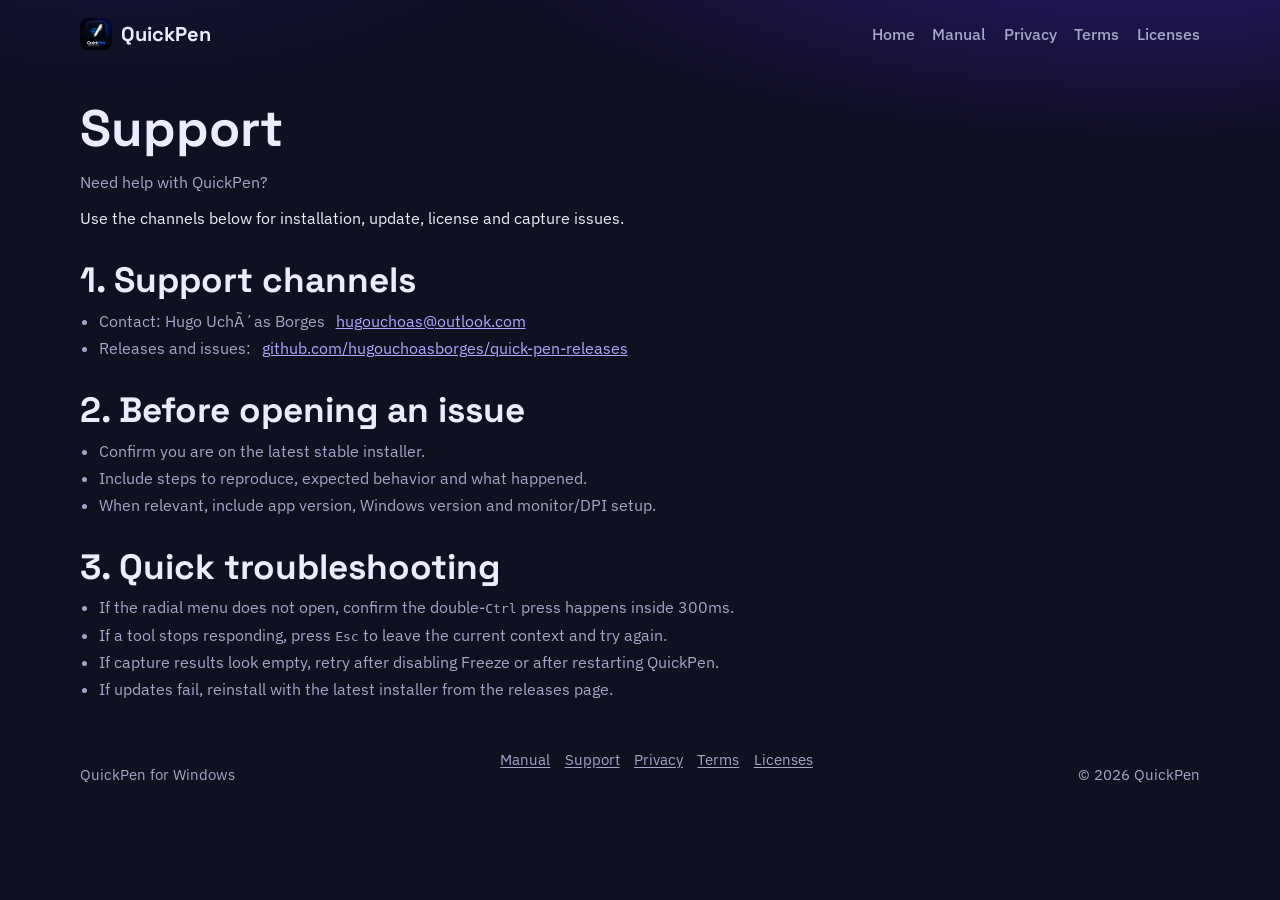
<file: support.html>
﻿<!doctype html>
<html lang="en">
<head>
  <meta charset="UTF-8">
  <meta name="viewport" content="width=device-width, initial-scale=1.0">
  <title>Support â€” QuickPen</title>
  <meta name="description" content="Support and troubleshooting for QuickPen.">
  <link rel="icon" type="image/svg+xml" href="assets/favicon/favicon.svg">
  <link rel="preconnect" href="https://fonts.googleapis.com">
  <link rel="preconnect" href="https://fonts.gstatic.com" crossorigin>
  <link href="https://fonts.googleapis.com/css2?family=Space+Grotesk:wght@500;700&family=IBM+Plex+Sans:wght@400;500;600&display=swap" rel="stylesheet">
  <link rel="stylesheet" href="assets/styles/main.css">
</head>
<body>
  <header class="topbar container">
    <a class="brand" href="index.html"><img class="brand-icon" src="assets/images/main_icon.png" alt=""><span>QuickPen</span></a>
    <div class="topbar-right">
      <nav>
        <a href="index.html">Home</a>
        <a href="manual.html">Manual</a>
        <a href="privacy.html">Privacy</a>
        <a href="terms.html">Terms</a>
        <a href="third-party.html">Licenses</a>
      </nav>
    </div>
  </header>

  <main class="legal-page container">
    <h1>Support</h1>
    <p class="muted">Need help with QuickPen?</p>
    <p>Use the channels below for installation, update, license and capture issues.</p>

    <h2>1. Support channels</h2>
    <ul class="support-list">
      <li>
        Contact: Hugo UchÃ´as Borges
        <a href="mailto:hugouchoas@outlook.com">hugouchoas@outlook.com</a>
      </li>
      <li>
        Releases and issues:
        <a href="https://github.com/hugouchoasborges/quick-pen-releases" target="_blank" rel="noreferrer">github.com/hugouchoasborges/quick-pen-releases</a>
      </li>
    </ul>

    <h2>2. Before opening an issue</h2>
    <ul class="support-list">
      <li>Confirm you are on the latest stable installer.</li>
      <li>Include steps to reproduce, expected behavior and what happened.</li>
      <li>When relevant, include app version, Windows version and monitor/DPI setup.</li>
    </ul>

    <h2>3. Quick troubleshooting</h2>
    <ul class="support-list">
      <li>If the radial menu does not open, confirm the double-<code>Ctrl</code> press happens inside 300ms.</li>
      <li>If a tool stops responding, press <code>Esc</code> to leave the current context and try again.</li>
      <li>If capture results look empty, retry after disabling Freeze or after restarting QuickPen.</li>
      <li>If updates fail, reinstall with the latest installer from the releases page.</li>
    </ul>
  </main>

  <footer class="container footer">
    <p>QuickPen for Windows</p>
    <nav class="footer-links" aria-label="Institutional links">
      <a href="manual.html">Manual</a>
      <a href="support.html">Support</a>
      <a href="privacy.html">Privacy</a>
      <a href="terms.html">Terms</a>
      <a href="third-party.html">Licenses</a>
    </nav>
    <p>&copy; <span id="year"></span> QuickPen</p>
  </footer>

  <script src="assets/scripts/main.js"></script>
</body>
</html>
</file>
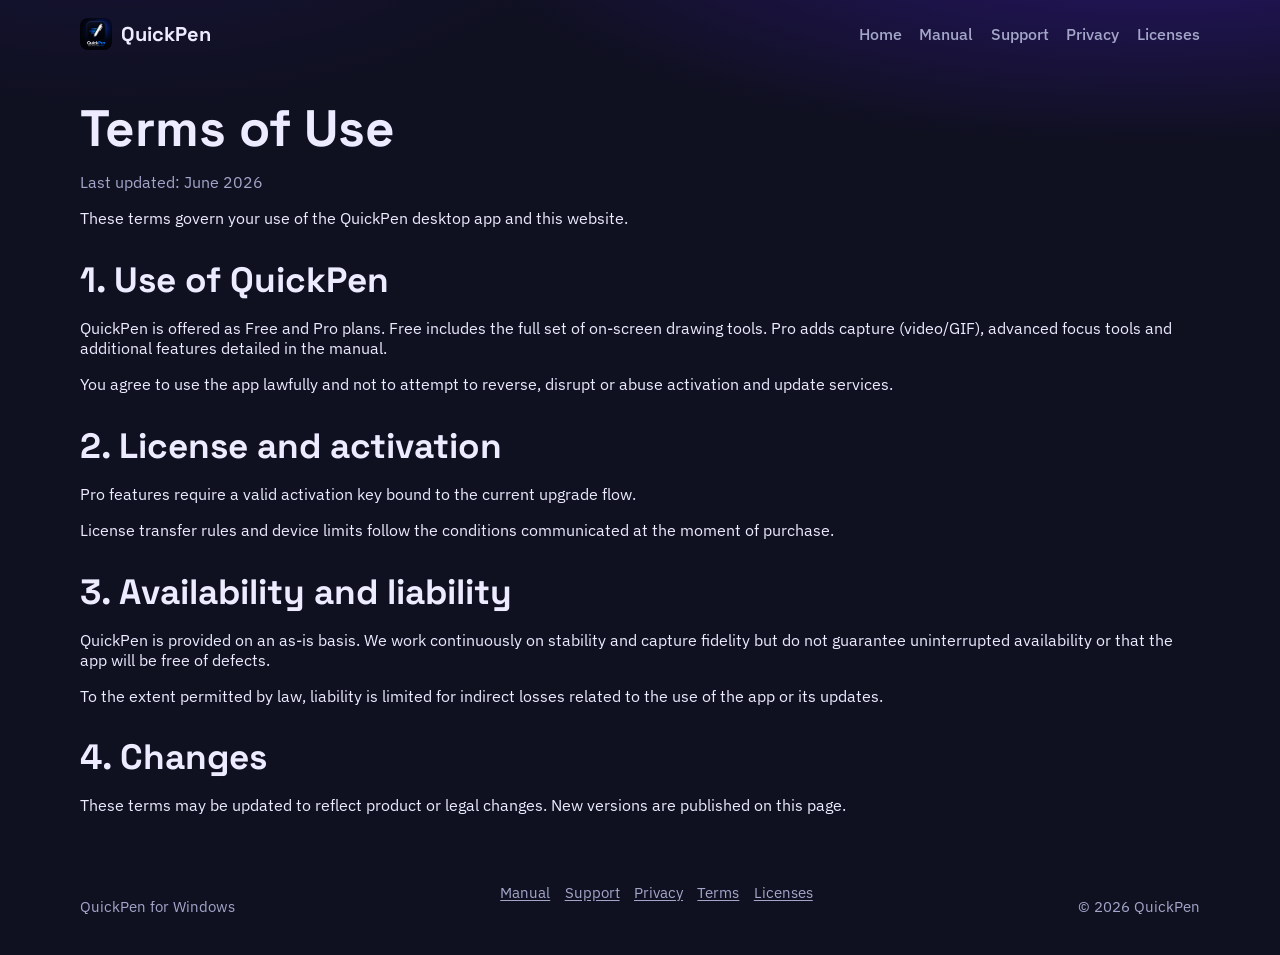
<file: terms.html>
﻿<!doctype html>
<html lang="en">
<head>
  <meta charset="UTF-8">
  <meta name="viewport" content="width=device-width, initial-scale=1.0">
  <title>Terms of Use â€” QuickPen</title>
  <meta name="description" content="QuickPen terms of use.">
  <link rel="icon" type="image/svg+xml" href="assets/favicon/favicon.svg">
  <link rel="preconnect" href="https://fonts.googleapis.com">
  <link rel="preconnect" href="https://fonts.gstatic.com" crossorigin>
  <link href="https://fonts.googleapis.com/css2?family=Space+Grotesk:wght@500;700&family=IBM+Plex+Sans:wght@400;500;600&display=swap" rel="stylesheet">
  <link rel="stylesheet" href="assets/styles/main.css">
</head>
<body>
  <header class="topbar container">
    <a class="brand" href="index.html"><img class="brand-icon" src="assets/images/main_icon.png" alt=""><span>QuickPen</span></a>
    <div class="topbar-right">
      <nav>
        <a href="index.html">Home</a>
        <a href="manual.html">Manual</a>
        <a href="support.html">Support</a>
        <a href="privacy.html">Privacy</a>
        <a href="third-party.html">Licenses</a>
      </nav>
    </div>
  </header>

  <main class="legal-page container">
    <h1>Terms of Use</h1>
    <p class="muted">Last updated: June 2026</p>
    <p>These terms govern your use of the QuickPen desktop app and this website.</p>

    <h2>1. Use of QuickPen</h2>
    <p>QuickPen is offered as Free and Pro plans. Free includes the full set of on-screen drawing tools. Pro adds capture (video/GIF), advanced focus tools and additional features detailed in the manual.</p>
    <p>You agree to use the app lawfully and not to attempt to reverse, disrupt or abuse activation and update services.</p>

    <h2>2. License and activation</h2>
    <p>Pro features require a valid activation key bound to the current upgrade flow.</p>
    <p>License transfer rules and device limits follow the conditions communicated at the moment of purchase.</p>

    <h2>3. Availability and liability</h2>
    <p>QuickPen is provided on an as-is basis. We work continuously on stability and capture fidelity but do not guarantee uninterrupted availability or that the app will be free of defects.</p>
    <p>To the extent permitted by law, liability is limited for indirect losses related to the use of the app or its updates.</p>

    <h2>4. Changes</h2>
    <p>These terms may be updated to reflect product or legal changes. New versions are published on this page.</p>
  </main>

  <footer class="container footer">
    <p>QuickPen for Windows</p>
    <nav class="footer-links" aria-label="Institutional links">
      <a href="manual.html">Manual</a>
      <a href="support.html">Support</a>
      <a href="privacy.html">Privacy</a>
      <a href="terms.html">Terms</a>
      <a href="third-party.html">Licenses</a>
    </nav>
    <p>&copy; <span id="year"></span> QuickPen</p>
  </footer>

  <script src="assets/scripts/main.js"></script>
</body>
</html>
</file>
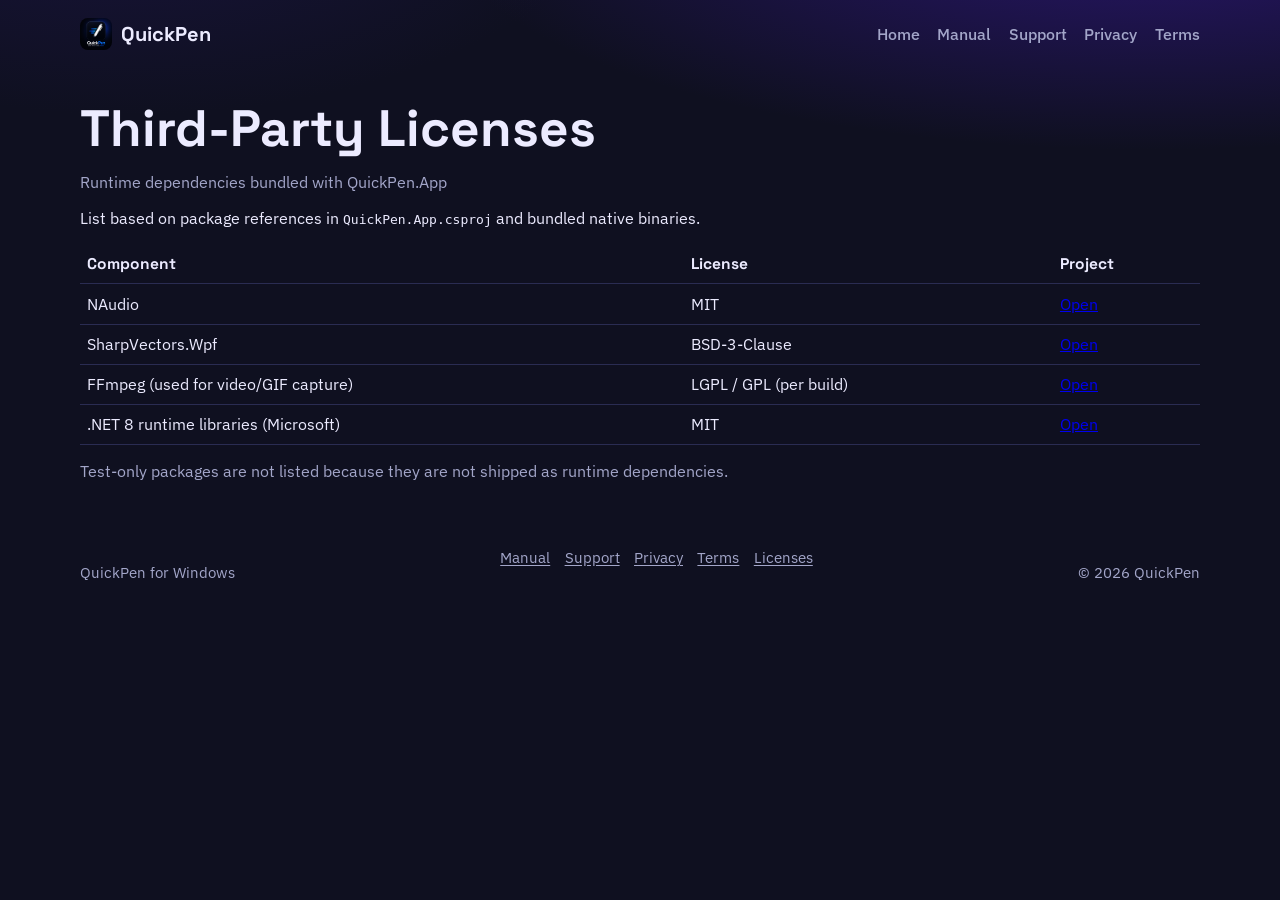
<file: third-party.html>
﻿<!doctype html>
<html lang="en">
<head>
  <meta charset="UTF-8">
  <meta name="viewport" content="width=device-width, initial-scale=1.0">
  <title>Third-Party Licenses â€” QuickPen</title>
  <meta name="description" content="Runtime dependencies used by QuickPen.">
  <link rel="icon" type="image/svg+xml" href="assets/favicon/favicon.svg">
  <link rel="preconnect" href="https://fonts.googleapis.com">
  <link rel="preconnect" href="https://fonts.gstatic.com" crossorigin>
  <link href="https://fonts.googleapis.com/css2?family=Space+Grotesk:wght@500;700&family=IBM+Plex+Sans:wght@400;500;600&display=swap" rel="stylesheet">
  <link rel="stylesheet" href="assets/styles/main.css">
</head>
<body>
  <header class="topbar container">
    <a class="brand" href="index.html"><img class="brand-icon" src="assets/images/main_icon.png" alt=""><span>QuickPen</span></a>
    <div class="topbar-right">
      <nav>
        <a href="index.html">Home</a>
        <a href="manual.html">Manual</a>
        <a href="support.html">Support</a>
        <a href="privacy.html">Privacy</a>
        <a href="terms.html">Terms</a>
      </nav>
    </div>
  </header>

  <main class="legal-page container">
    <h1>Third-Party Licenses</h1>
    <p class="muted">Runtime dependencies bundled with QuickPen.App</p>
    <p>List based on package references in <code>QuickPen.App.csproj</code> and bundled native binaries.</p>

    <table>
      <thead>
        <tr>
          <th>Component</th>
          <th>License</th>
          <th>Project</th>
        </tr>
      </thead>
      <tbody>
        <tr>
          <td>NAudio</td>
          <td>MIT</td>
          <td><a href="https://github.com/naudio/NAudio" target="_blank" rel="noreferrer">Open</a></td>
        </tr>
        <tr>
          <td>SharpVectors.Wpf</td>
          <td>BSD-3-Clause</td>
          <td><a href="https://github.com/ElinamLLC/SharpVectors" target="_blank" rel="noreferrer">Open</a></td>
        </tr>
        <tr>
          <td>FFmpeg (used for video/GIF capture)</td>
          <td>LGPL / GPL (per build)</td>
          <td><a href="https://ffmpeg.org/" target="_blank" rel="noreferrer">Open</a></td>
        </tr>
        <tr>
          <td>.NET 8 runtime libraries (Microsoft)</td>
          <td>MIT</td>
          <td><a href="https://github.com/dotnet/runtime" target="_blank" rel="noreferrer">Open</a></td>
        </tr>
      </tbody>
    </table>

    <p class="muted">Test-only packages are not listed because they are not shipped as runtime dependencies.</p>
  </main>

  <footer class="container footer">
    <p>QuickPen for Windows</p>
    <nav class="footer-links" aria-label="Institutional links">
      <a href="manual.html">Manual</a>
      <a href="support.html">Support</a>
      <a href="privacy.html">Privacy</a>
      <a href="terms.html">Terms</a>
      <a href="third-party.html">Licenses</a>
    </nav>
    <p>&copy; <span id="year"></span> QuickPen</p>
  </footer>

  <script src="assets/scripts/main.js"></script>
</body>
</html>
</file>
<file: assets/styles/main.css>
:root {
  --bg: #0f1020;
  --panel: #181a36;
  --card: #181a36;
  --text: #ecebff;
  --muted: #a3a6c9;
  --brand: #7c5cff;
  --brand-dark: #b3a4ff;
  --line: #2a2c52;
  --border: #2a2c52;
  --shadow: 0 12px 32px rgba(5, 5, 25, 0.55);
  --bg-grad-1: #2a1670;
  --bg-grad-2: #19143f;
}

* { box-sizing: border-box; }

body {
  margin: 0;
  font-family: "IBM Plex Sans", "Segoe UI", sans-serif;
  color: var(--text);
  background:
    radial-gradient(1200px 400px at 90% -10%, var(--bg-grad-1) 0%, transparent 60%),
    radial-gradient(1000px 500px at 10% -15%, var(--bg-grad-2) 0%, transparent 50%),
    var(--bg);
  min-height: 100vh;
}

.container {
  width: min(1120px, 92vw);
  margin: 0 auto;
}

.topbar {
  display: flex;
  justify-content: space-between;
  align-items: center;
  gap: 1rem;
  padding: 1.1rem 0;
}

.topbar-right {
  display: flex;
  align-items: center;
  gap: .9rem;
}

.brand, .topbar a {
  text-decoration: none;
  color: var(--text);
}

.brand {
  font-family: "Space Grotesk", sans-serif;
  font-size: 1.25rem;
  font-weight: 700;
  display: inline-flex;
  align-items: center;
  gap: .55rem;
}

.brand-icon {
  width: 32px;
  height: 32px;
  display: block;
  border-radius: 8px;
}

.hero-banner {
  width: 100%;
  display: block;
  border-radius: 16px;
  border: 1px solid var(--line);
  box-shadow: var(--shadow);
  background: var(--panel);
}

.topbar nav { display: flex; gap: 1.1rem; }
.topbar nav a { color: var(--muted); font-weight: 500; }
.topbar nav a:hover { color: var(--text); }

.hero {
  display: grid;
  grid-template-columns: 1.15fr 1fr;
  gap: 2rem;
  align-items: center;
  padding: 2.3rem 0 1.6rem;
}

.eyebrow {
  color: var(--brand-dark);
  font-weight: 600;
  margin: 0 0 .6rem;
}

h1, h2, h3 {
  margin: 0;
  font-family: "Space Grotesk", sans-serif;
}

h1 { font-size: clamp(2rem, 4vw, 3.2rem); line-height: 1.05; }
h2 { font-size: clamp(1.5rem, 2.8vw, 2.2rem); margin-bottom: 1rem; }
h3 { font-size: 1.1rem; margin-bottom: .35rem; }

.sub { margin: .95rem 0 1.35rem; color: var(--muted); max-width: 62ch; }

.cta-row { display: flex; gap: .8rem; flex-wrap: wrap; }

.btn {
  display: inline-block;
  border-radius: 999px;
  padding: .72rem 1.15rem;
  font-weight: 600;
  text-decoration: none;
  border: 1px solid transparent;
}

.btn-primary {
  background: linear-gradient(135deg, var(--brand), #b886ff);
  color: #fff;
}

.btn-primary:hover { filter: brightness(1.06); }

.btn-secondary {
  background: var(--panel);
  border-color: var(--line);
  color: var(--text);
}

.btn-secondary:hover { border-color: var(--brand); }

.window-window {
  background: var(--panel);
  border: 1px solid var(--line);
  border-radius: 14px;
  box-shadow: var(--shadow);
  overflow: hidden;
}

.window-bar {
  background: color-mix(in srgb, var(--panel) 60%, #000);
  height: 22px;
}

.hero-visual img {
  width: 100%;
  display: block;
}

.benefits, .plans, .media, .cta, .faq, .features {
  background: var(--panel);
  border: 1px solid var(--line);
  border-radius: 16px;
  padding: 1.35rem;
  margin-bottom: 1.05rem;
  box-shadow: 0 8px 22px rgba(5, 5, 25, 0.35);
}

.grid-3 {
  display: grid;
  grid-template-columns: repeat(3, minmax(0, 1fr));
  gap: .9rem;
}

.benefits article, .features article {
  border: 1px solid var(--line);
  border-radius: 12px;
  padding: .95rem;
  background: color-mix(in srgb, var(--panel) 92%, #000);
}

.benefits p, .faq p, .media p, .features p { margin: 0; color: var(--muted); }

.media p { margin-bottom: .9rem; }

.plans-sub { margin: 0 0 1rem; color: var(--muted); }

.pricing-grid {
  display: grid;
  grid-template-columns: repeat(2, minmax(0, 1fr));
  gap: .85rem;
}

.pricing-card {
  position: relative;
  border: 1px solid var(--line);
  border-radius: 12px;
  padding: 1.2rem;
  background: color-mix(in srgb, var(--panel) 92%, #000);
  display: flex;
  flex-direction: column;
  gap: .7rem;
}

.pricing-card-featured {
  border-color: color-mix(in srgb, var(--brand) 70%, var(--line));
  box-shadow: 0 10px 24px rgba(124, 92, 255, 0.18);
}

.plan-badge {
  position: absolute;
  top: .75rem;
  right: .75rem;
  font-size: .73rem;
  font-weight: 700;
  background: var(--brand);
  color: #fff;
  border-radius: 999px;
  padding: .22rem .55rem;
}

.pricing-desc { margin: 0; color: var(--muted); min-height: 2.4em; }
.pricing-price { margin: 0; font-family: "Space Grotesk", sans-serif; font-size: 1.6rem; }

.pricing-list {
  margin: 0;
  padding-left: 1rem;
  display: grid;
  gap: .35rem;
  color: var(--muted);
}

.pricing-card .btn { margin-top: auto; }

.plans-note {
  margin: .95rem 0 0;
  color: var(--muted);
  font-size: .95rem;
}

.media-gallery-grid {
  display: grid;
  grid-template-columns: repeat(3, minmax(0, 1fr));
  gap: .9rem;
}

.media-frame {
  border: 1px solid var(--line);
  border-radius: 12px;
  background: var(--panel);
  padding: 0;
}

.media-card-btn {
  width: 100%;
  cursor: pointer;
  overflow: hidden;
  background: transparent;
  border: 0;
  padding: 0;
}

.media-thumb {
  display: block;
  width: 100%;
  aspect-ratio: 16 / 10;
  object-fit: contain;
  background: #0a0b1c;
  border: 0;
  border-radius: 12px;
}

.media-caption {
  font-size: .82rem;
  color: var(--muted);
  padding: .45rem .7rem .55rem;
  text-align: left;
}

.media-lightbox {
  position: fixed;
  inset: 0;
  z-index: 1000;
  background: color-mix(in srgb, #000 82%, transparent);
  display: grid;
  grid-template-columns: auto 1fr auto;
  align-items: center;
  gap: .7rem;
  padding: 1.4rem;
}

.media-lightbox[hidden] { display: none !important; }

.media-lightbox-content { display: grid; place-items: center; }

.media-lightbox-media {
  max-width: min(92vw, 1280px);
  max-height: 82vh;
  border-radius: 12px;
  border: 1px solid var(--line);
  background: #000;
}

.media-lightbox-close,
.media-lightbox-nav {
  border: 1px solid var(--line);
  border-radius: 10px;
  background: var(--panel);
  color: var(--text);
  font: inherit;
  cursor: pointer;
}

.media-lightbox-close { position: fixed; top: 1rem; right: 1rem; padding: .5rem .7rem; }
.media-lightbox-nav { padding: .65rem .8rem; }

body.media-lightbox-open { overflow: hidden; }

table {
  width: 100%;
  border-collapse: collapse;
  font-size: .97rem;
}

th, td {
  text-align: left;
  border-bottom: 1px solid var(--line);
  padding: .6rem .45rem;
}

th { font-family: "Space Grotesk", sans-serif; }

.cta h2 { margin-bottom: 1rem; }

details {
  border-top: 1px solid var(--line);
  padding: .62rem 0;
}

details:first-of-type { border-top: 0; }
summary { cursor: pointer; font-weight: 600; }

.footer {
  padding: 1rem 0 1.5rem;
  display: flex;
  justify-content: space-between;
  color: var(--muted);
  font-size: .92rem;
}

.footer-links { display: flex; gap: .9rem; flex-wrap: wrap; }
.footer-links a { color: var(--muted); text-underline-offset: 2px; }

.legal-page { padding-top: 2.2rem; padding-bottom: 2.2rem; }
.legal-page h1 { margin-bottom: .4rem; }
.legal-page .muted { color: var(--muted); }
.legal-page h2 { margin-top: 1.8rem; margin-bottom: .55rem; }

.support-list { margin: .45rem 0 0; padding-left: 1.2rem; display: grid; gap: .45rem; }
.support-list li { color: var(--muted); }
.support-list a { margin-left: .4rem; color: var(--brand-dark); }

@media (max-width: 900px) {
  .hero { grid-template-columns: 1fr; }
  .grid-3 { grid-template-columns: 1fr 1fr; }
  .media-gallery-grid { grid-template-columns: 1fr 1fr; }
  .pricing-grid { grid-template-columns: 1fr; }
}

@media (max-width: 640px) {
  .topbar { flex-direction: column; align-items: flex-start; }
  .topbar-right { width: 100%; flex-direction: column; align-items: flex-start; }
  .topbar nav { flex-wrap: wrap; }
  .grid-3 { grid-template-columns: 1fr; }
  .media-gallery-grid { grid-template-columns: 1fr; }
  .media-lightbox { grid-template-columns: 1fr; }
  .media-lightbox-prev,
  .media-lightbox-next { display: none; }
  .footer { flex-direction: column; gap: .35rem; }
}
</file>
<file: assets/styles/manual.css>
.manual-header {
  border-bottom: 1px solid var(--border);
  background:
    radial-gradient(800px 280px at 50% -120px, color-mix(in srgb, var(--brand) 32%, transparent), transparent 65%),
    var(--bg);
}

.manual-header-row {
  display: grid;
  grid-template-columns: 1fr auto 1fr;
  align-items: center;
  gap: 12px;
  padding: 16px 0;
}

.manual-home-btn {
  justify-self: start;
  text-decoration: none;
  color: var(--text);
  border: 1px solid var(--border);
  border-radius: 999px;
  padding: 8px 14px;
  font-weight: 700;
  letter-spacing: 0.04em;
  background: var(--card);
}

.manual-home-btn:hover { border-color: var(--brand); }

.manual-title {
  justify-self: center;
  font-size: clamp(1.1rem, 1.8vw, 1.35rem);
  font-weight: 700;
}

.manual-actions { justify-self: end; }

.manual-actions a {
  color: var(--muted);
  text-decoration: none;
  font-size: 0.92rem;
  border: 1px solid var(--border);
  border-radius: 999px;
  padding: 8px 14px;
  background: var(--card);
}

.manual-actions a:hover { color: var(--text); border-color: var(--brand); }

.manual-layout {
  display: grid;
  grid-template-columns: 280px minmax(0, 1fr);
  gap: 24px;
  padding: 24px 16px 40px;
}

.manual-toc {
  position: sticky;
  top: 16px;
  max-height: calc(100vh - 32px);
  overflow: auto;
  border: 1px solid var(--border);
  border-radius: 16px;
  background: var(--card);
  padding: 16px;
}

.manual-toc h2 { margin: 0 0 12px; font-size: 1rem; }

.manual-toc a {
  display: block;
  color: var(--text);
  text-decoration: none;
  padding: 6px 8px;
  border-radius: 8px;
  margin: 2px 0;
  font-size: .94rem;
}

.manual-toc a.level-2 { padding-left: 16px; color: var(--muted); }
.manual-toc a.level-3 { padding-left: 28px; color: var(--muted); font-size: .88rem; }
.manual-toc a.active,
.manual-toc a:hover { background: color-mix(in srgb, var(--brand) 18%, transparent); color: var(--text); }

.manual-content {
  border: 1px solid var(--border);
  border-radius: 16px;
  background: var(--card);
  padding: 24px clamp(20px, 3vw, 36px);
}

.manual-content h1 { font-size: clamp(1.7rem, 2.8vw, 2.3rem); margin-bottom: .6rem; }
.manual-content h2 { margin-top: 1.6rem; }
.manual-content h3 { margin-top: 1.2rem; }
.manual-content h1, .manual-content h2, .manual-content h3 { scroll-margin-top: 16px; }
.manual-content p, .manual-content ul { color: var(--muted); line-height: 1.65; }
.manual-content ul { padding-left: 1.25rem; }
.manual-content li { margin: .25rem 0; }
.manual-content strong { color: var(--text); }

.manual-content code {
  background: color-mix(in srgb, var(--border) 60%, transparent);
  padding: 2px 6px;
  border-radius: 6px;
  font-size: .92em;
  color: var(--brand-dark);
}

.manual-content pre {
  background: #0b0c20;
  color: #f4f7ff;
  padding: 12px;
  border-radius: 10px;
  overflow: auto;
}

.manual-content img {
  display: block;
  width: 100%;
  max-width: 960px;
  height: auto;
  margin: 14px 0 18px;
  border: 1px solid var(--border);
  border-radius: 12px;
  background: #0a0b1c;
}

.manual-content table { margin: 12px 0 18px; }

@media (max-width: 900px) {
  .manual-header-row {
    grid-template-columns: 1fr;
    justify-items: center;
  }
  .manual-home-btn, .manual-actions, .manual-title { justify-self: center; }
  .manual-layout { grid-template-columns: 1fr; }
  .manual-toc { position: static; max-height: none; }
}
</file>
